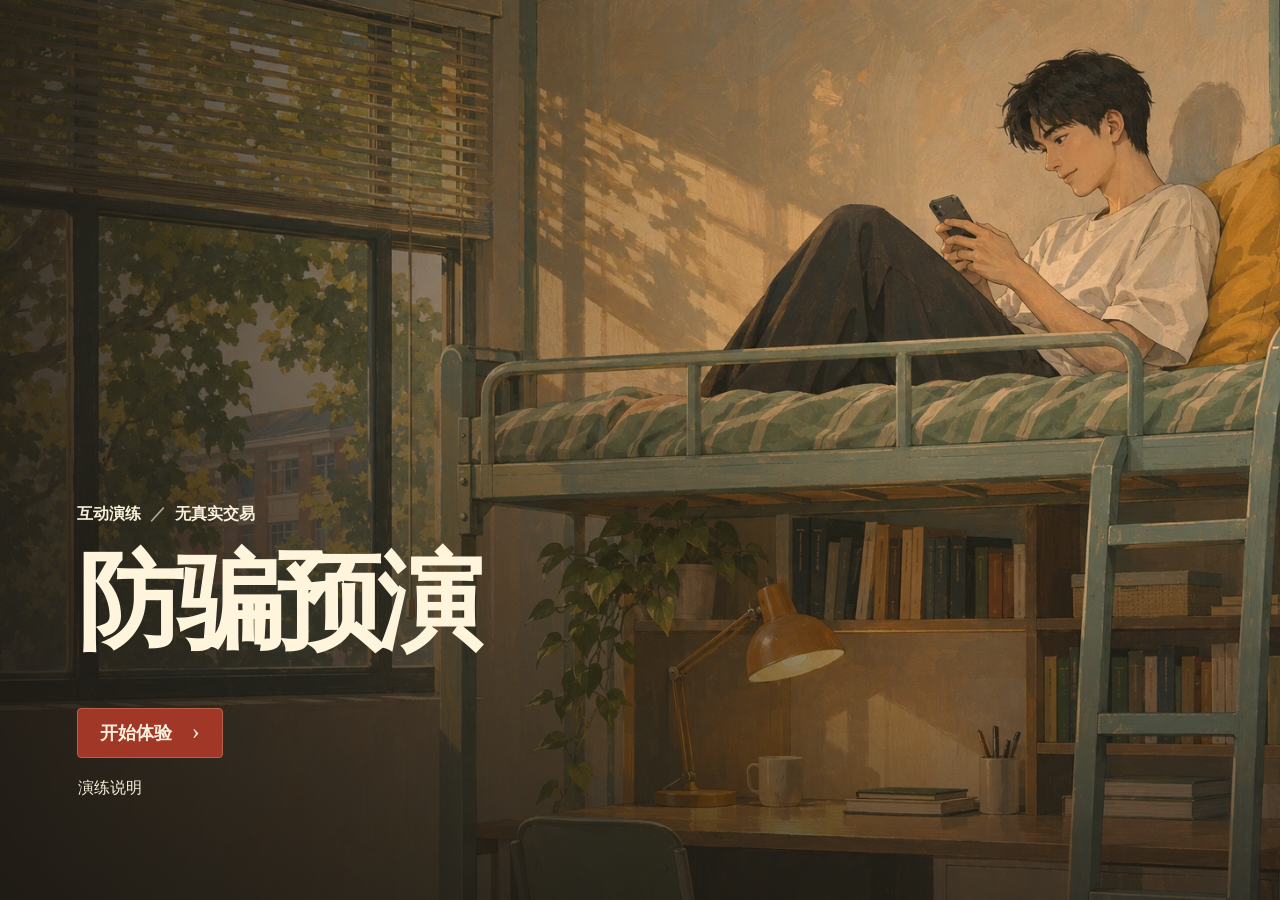
<file: index.html>
<!doctype html>
<html lang="zh-CN">
<head>
  <meta charset="utf-8"><meta name="viewport" content="width=device-width, initial-scale=1">
  <meta name="theme-color" content="#2a251c"><title>防骗预演｜进入故事</title>
  <link rel="icon" href="data:,"><link rel="stylesheet" href="assets/css/entrance.css">
  <script src="assets/js/programme.js" defer></script>
</head>
<body>
  <main class="cover">
    <img class="cover-art" src="assets/art/ch1.webp" alt="午后阳光照进大学宿舍，白衣学生靠在床上看手机。">
    <div class="opening">
      <p class="notice">互动演练 <span aria-hidden="true">／</span> 无真实交易</p>
      <h1>防骗预演</h1>
      <button id="start" class="start" type="button" aria-haspopup="dialog">开始体验 <span aria-hidden="true">›</span></button>
      <button id="guide" class="subtle" type="button" aria-haspopup="dialog">演练说明</button>
    </div>
  </main>
  <dialog id="roles" aria-labelledby="roles-title">
    <div class="menu-head"><h2 id="roles-title">选择身份</h2><form method="dialog"><button type="submit" class="close">返回</button></form></div>
    <p class="menu-note">选好后播放剧情动画，可随时暂停。</p><nav class="casting" aria-label="以这个身份进入故事">
      <a data-role="1" href="demo-chapter-1.html?play=1"><span class="portrait young"></span><span class="role-text"><b>青年人</b><small>一份周末兼职</small></span><i aria-hidden="true">›</i></a>
      <a data-role="2" href="chapter.html?c=2&amp;play=1"><span class="portrait adult"></span><span class="role-text"><b>中年人</b><small>一通晚间来电</small></span><i aria-hidden="true">›</i></a>
      <a data-role="3" href="chapter.html?c=3&amp;play=1"><span class="portrait elder"></span><span class="role-text"><b>老年人</b><small>群里的一场讲座</small></span><i aria-hidden="true">›</i></a>
    </nav>
  </dialog>
  <dialog id="help" aria-labelledby="help-title"><h2 id="help-title">演练说明</h2><p>选一个身份进入故事。左侧看人物的动作，右侧点手机上的消息和回复。你可以随时停下、找人商量，或者离开。</p><p>这里不会真的拨号、转账或购买。结局只记录这一次的选择。</p><form method="dialog"><button class="start">知道了</button></form></dialog>
  <noscript><p>请启用 JavaScript 后进行体验。</p></noscript>
</body></html>
</file>
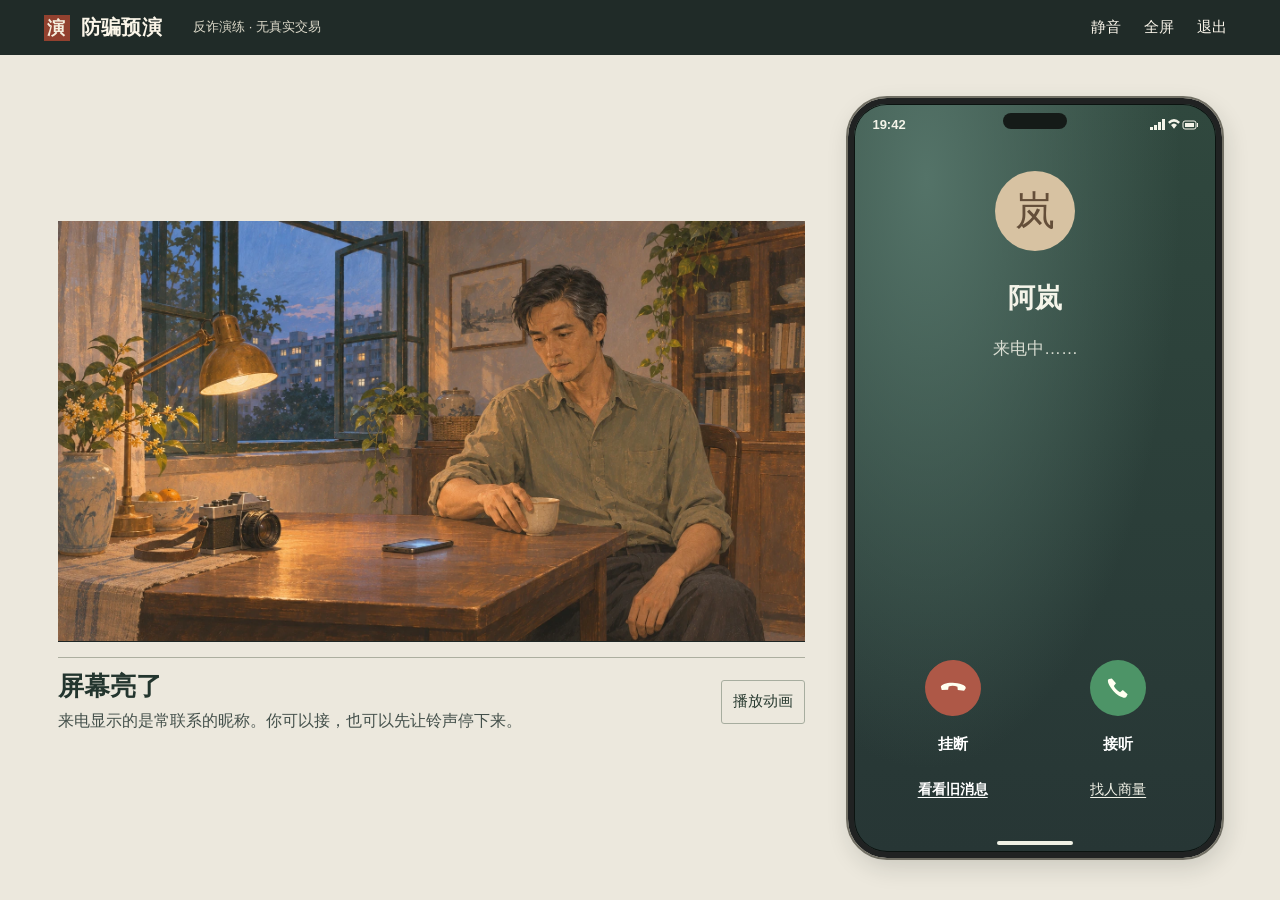
<file: chapter.html>
<!doctype html>
<html lang="zh-CN">
<head>
  <meta charset="UTF-8">
  <meta name="viewport" content="width=device-width,initial-scale=1">
  <title>防骗预演 · 章节体验</title>
  <link rel="stylesheet" href="assets/css/chapter.css">
  <script defer src="assets/js/theatre.js"></script>
<script defer src="assets/js/ending.js"></script>
  <script defer src="assets/js/chapter.js"></script>
<link rel="stylesheet" href="assets/css/theatre.css">
<link rel="stylesheet" href="assets/css/ending.css">
</head>
<body>
  <header class="mast"><a class="brand" href="index.html"><span class="seal" aria-hidden="true">演</span>防骗预演</a><span class="mode">反诈演练 · 无真实交易</span><div class="tools"><button id="mute" aria-pressed="false">静音</button><button id="full" title="切换全屏">全屏</button><button id="exit">退出</button></div></header>
  <main id="app" tabindex="-1"></main>
  <dialog id="exitbox"><h2>离开这次演练？</h2><p>会回到选章页，本局不会产生结算。</p><form method="dialog"><button value="stay" autofocus>接着体验</button><button value="leave">退出本章</button></form></dialog>
</body></html>
</file>
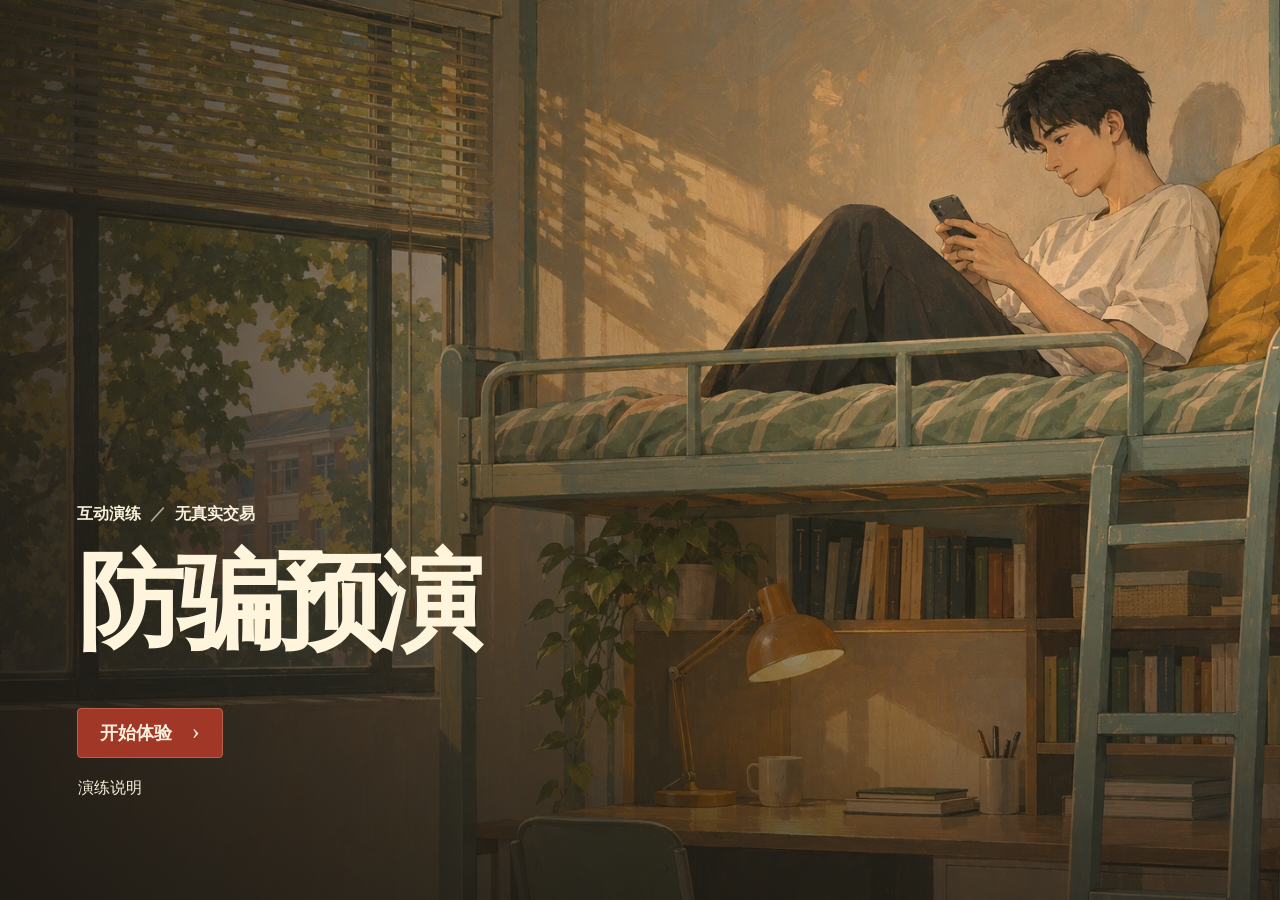
<file: demo-chapter-1.html>
<!doctype html>
<html lang="zh-CN" class="mode-comfort">
<head>
<meta charset="utf-8">
<meta name="viewport" content="width=device-width, initial-scale=1, viewport-fit=cover">
<meta name="theme-color" content="#efe6d5">
<meta name="description" content="防骗预演 第一章《一份周末兼职》可试玩样片。反诈演练，无真实交易，本地资源离线可用。">
<title>防骗预演 · 第一章《一份周末兼职》</title>
<link rel="icon" href="data:,">
<link rel="stylesheet" href="assets/css/chapter-1.css">
<link rel="stylesheet" href="assets/css/theatre.css">
<link rel="stylesheet" href="assets/css/ending.css">
</head>
<body>
<a class="skip-link" href="#view">跳到当前演练</a>

<header class="bar">
  <span class="brand"><i class="seal" aria-hidden="true">演</i><b>防骗预演</b><span class="drill">反诈演练 · 无真实交易</span></span>
  <span class="tools">
    <button type="button" class="tool" id="btn-sound" data-on="true">声音：开</button>
    <button type="button" class="tool" id="btn-pause" hidden>暂停</button>
    <button type="button" class="tool" id="btn-exit">退出</button>
    <button type="button" class="tool" data-act="fullscreen">全屏</button><button type="button" class="tool" id="btn-info">真实求助</button>
  </span>
</header>

<main>
  <div id="view"></div>
</main>

<footer class="foot" id="statusline" role="status" aria-live="polite"></footer>

<div class="overlay" id="overlay" hidden>
  <div class="modal" id="modal" role="dialog" aria-modal="true" aria-labelledby="modal-title"></div>
</div>

<noscript><p style="padding:1rem">请启用 JavaScript 以进行本演练。此页不收集个人信息，不联网。</p></noscript>

<script defer src="assets/js/theatre.js"></script>
<script defer src="assets/js/ending.js"></script>
<script src="assets/js/chapter-1.js" defer></script>
</body>
</html>
</file>
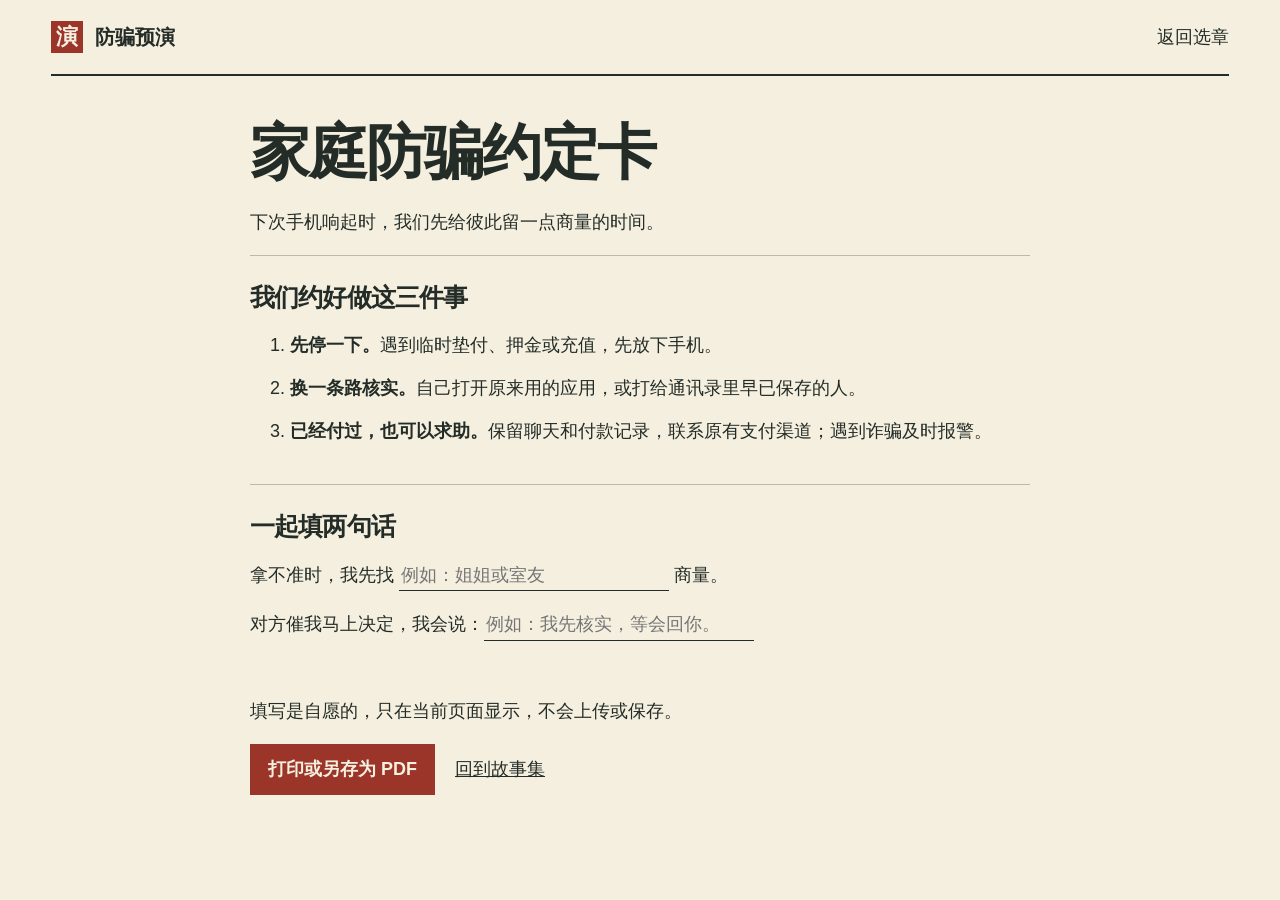
<file: pact.html>
<!doctype html>
<html lang="zh-CN"><head><meta charset="utf-8"><meta name="viewport" content="width=device-width,initial-scale=1"><title>家庭防骗约定卡｜防骗预演</title><link rel="icon" href="data:,"><link rel="stylesheet" href="assets/css/programme.css"><script defer src="assets/js/pact.js"></script></head>
<body><div class="sheet"><header class="mast"><a href="index.html" class="wordmark"><i aria-hidden="true">演</i>防骗预演</a><a href="index.html">返回选章</a></header>
<main class="pact"><h1>家庭防骗约定卡</h1><p>下次手机响起时，我们先给彼此留一点商量的时间。</p>
<section><h2>我们约好做这三件事</h2><ol><li><strong>先停一下。</strong>遇到临时垫付、押金或充值，先放下手机。</li><li><strong>换一条路核实。</strong>自己打开原来用的应用，或打给通讯录里早已保存的人。</li><li><strong>已经付过，也可以求助。</strong>保留聊天和付款记录，联系原有支付渠道；遇到诈骗及时报警。</li></ol></section>
<section><h2>一起填两句话</h2><p><label>拿不准时，我先找 <input maxlength="30" aria-label="拿不准时先找谁" placeholder="例如：姐姐或室友"></label> 商量。</p><p><label>对方催我马上决定，我会说：<input maxlength="40" aria-label="我的暂停用语" placeholder="例如：我先核实，等会回你。"></label></p></section>
<p class="no-print">填写是自愿的，只在当前页面显示，不会上传或保存。</p>
<div class="actions"><button class="primary" id="print">打印或另存为 PDF</button><a href="index.html">回到故事集</a></div></main></div></body></html>
</file>
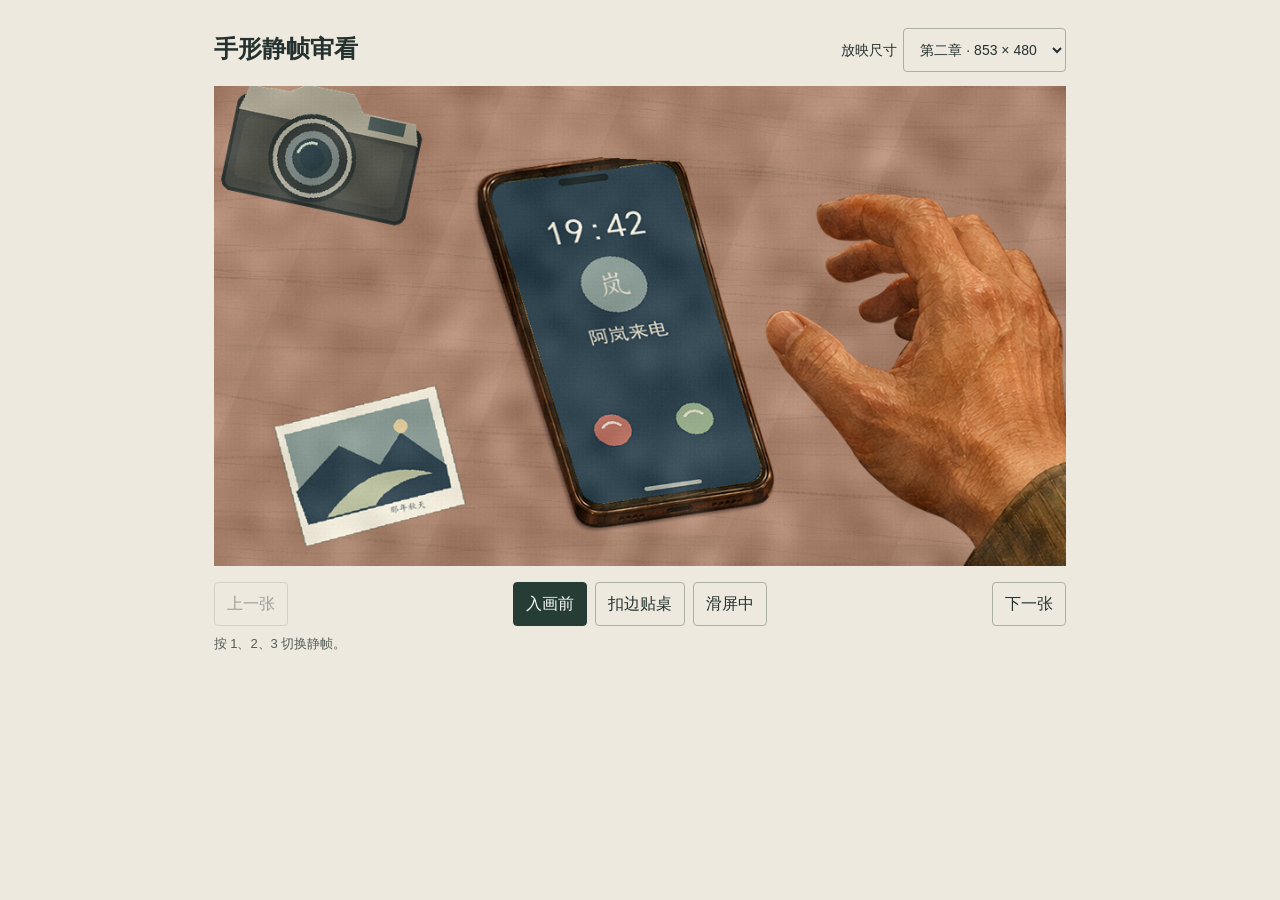
<file: qa/手形审看/看手形.html>
<!doctype html>
<html lang="zh-CN">
<head>
  <meta charset="utf-8">
  <meta name="viewport" content="width=device-width,initial-scale=1">
  <title>第二章 · 手形静帧审看</title>
  <style>
    * { box-sizing: border-box; }
    body {
      margin: 0; background: #ede9df; color: #25312e;
      font: 16px/1.5 "Microsoft YaHei", "PingFang SC", sans-serif;
    }
    main { width: min(852.890625px, calc(100% - 32px)); margin: 28px auto; }
    header, nav, .poses { display: flex; align-items: center; gap: 8px; flex-wrap: wrap; }
    header { justify-content: space-between; margin-bottom: 14px; }
    h1 { margin: 0; font: 600 24px/1.4 "Songti SC", SimSun, serif; }
    label { display: flex; align-items: center; gap: 6px; font-size: 14px; }
    button, select {
      min-height: 44px; border: 1px solid #acae9f; border-radius: 4px;
      background: transparent; color: inherit; padding: 6px 12px; font: inherit;
    }
    button { cursor: pointer; }
    button[aria-current="step"] { background: #253d35; color: #fff; border-color: #253d35; }
    button:disabled { opacity: .4; cursor: default; }
    :focus-visible { outline: 3px solid #96613b; outline-offset: 2px; }
    figure { margin: 0 auto; width: min(100%, var(--film-width, 852.890625px)); }
    figure img { display: block; max-width: 100%; width: 100%; aspect-ratio: 16/9; object-fit: contain; background: #262b28; }
    nav { justify-content: space-between; margin-top: 16px; }
    .key-hint { color: #555d57; font-size: 13px; margin-top: 8px; }
    @media (max-width: 550px) { .poses { order: -1; width: 100%; } }
  </style>
</head>
<body>
  <main>
    <header>
      <h1>手形静帧审看</h1>
      <label>放映尺寸
        <select id="width">
          <option value="852.890625">第二章 · 853 × 480</option>
          <option value="837.890625">第一章 · 838 × 471</option>
        </select>
      </label>
    </header>
    <figure>
      <img id="frame" src="01-入画.png" alt="入画前">
    </figure>
    <nav aria-label="选择静帧">
      <button type="button" id="prev" disabled>上一张</button>
      <div class="poses">
        <button type="button" data-file="01-入画.png" aria-current="step">入画前</button>
        <button type="button" data-file="02-扣边.png">扣边贴桌</button>
        <button type="button" data-file="03-滑屏.png">滑屏中</button>
      </div>
      <button type="button" id="next">下一张</button>
    </nav>
    <p class="key-hint">按 1、2、3 切换静帧。</p>
  </main>
  <script>
    const frame = document.querySelector('#frame');
    const poses = [...document.querySelectorAll('[data-file]')];
    const prev = document.querySelector('#prev');
    const next = document.querySelector('#next');
    let current = 0;

    function show(index) {
      current = index;
      frame.src = poses[index].dataset.file;
      frame.alt = poses[index].textContent;
      poses.forEach((button, i) => {
        if (i === index) button.setAttribute('aria-current', 'step');
        else button.removeAttribute('aria-current');
      });
      prev.disabled = index === 0;
      next.disabled = index === poses.length - 1;
    }

    poses.forEach((button, i) => button.addEventListener('click', () => show(i)));
    prev.addEventListener('click', () => show(current - 1));
    next.addEventListener('click', () => show(current + 1));
    document.querySelector('#width').addEventListener('change', event => {
      document.querySelector('figure').style.setProperty('--film-width', event.target.value + 'px');
    });
    document.addEventListener('keydown', event => {
      if (event.ctrlKey || event.metaKey || event.altKey || event.target.tagName === 'SELECT') return;
      if (/^[123]$/.test(event.key)) {
        event.preventDefault();
        show(Number(event.key) - 1);
      }
    });
  </script>
</body>
</html>
</file>
<file: assets/css/entrance.css>
:root{color-scheme:dark;--paper:#f9f0db;--ink:#252b26;--rust:#a13727;--serif:"STSong","Songti SC","SimSun",serif;--ui:"Microsoft YaHei","PingFang SC",sans-serif}
*{box-sizing:border-box}body{margin:0;font:18px/1.65 var(--ui);background:#29291e;color:var(--paper)}
.cover{position:relative;isolation:isolate;min-height:100svh;display:flex;align-items:flex-end}
.cover-art,.cover:after{position:absolute;inset:0;width:100%;height:100%;z-index:-1}
.cover-art{object-fit:cover;object-position:73% 22%}.cover:after{content:"";background:linear-gradient(90deg,rgba(26,23,18,.86),rgba(30,27,19,.46) 38%,transparent 73%),linear-gradient(0deg,rgba(22,20,16,.7),transparent 60%)}
.opening{padding:clamp(42px,10vh,136px) clamp(28px,6vw,112px);max-width:750px}
.notice{font:600 clamp(16px,1.1vw,21px)/1.6 var(--ui);margin:0}.notice span{padding:0 .28em;opacity:.65}
h1{font:900 clamp(70px,8.3vw,154px)/1.14 var(--serif);letter-spacing:-.055em;margin:.15em 0 .42em;color:#fff5dc}
button,a{font:inherit;color:inherit}button{cursor:pointer}.start{min-height:50px;padding:8px 22px;border:1px solid #ba604a;border-radius:4px;background:var(--rust);color:var(--paper);font-weight:700}.start span{padding-left:15px;font:24px Georgia,serif}.start:hover{background:#873021}
.subtle{display:block;padding:6px 1px;min-height:44px;margin-top:8px;background:none;border:0;color:var(--paper);font-size:16px}.subtle:hover,.close:hover{text-decoration:underline}
:focus-visible{outline:3px solid #e49c43;outline-offset:4px}
dialog{color:var(--ink);background:#f4efdf;border:none;border-top:4px solid var(--rust);width:min(660px,calc(100% - 40px));max-height:90svh;overflow:auto;padding:clamp(23px,3vw,44px)}
dialog::backdrop{background:rgba(19,24,21,.75)}
dialog h2{font:700 clamp(30px,3vw,42px)/1.2 var(--serif);margin:0}
.menu-head{display:flex;align-items:center;justify-content:space-between;gap:12px;margin-bottom:22px}.close{border:0;padding:0 6px;min-height:44px;background:none;font-size:16px}
.casting{display:grid}.casting a{display:flex;gap:22px;align-items:center;padding:12px 4px;border-top:1px solid #b3afa0;text-decoration:none}.casting a:last-child{border-bottom:1px solid #b3afa0}.casting a:hover,.casting a:focus-visible{background:#e6e0cc}.portrait{width:90px;height:63px;flex:none;background-repeat:no-repeat}.young{background-image:url(../art/ch1.webp);background-size:250%;background-position:92% 8%}.adult,.elder{background-size:245%;background-position:62% 27%}.adult{background-image:url(../art/ch2.webp);background-position:81% 13%}.elder{background-image:url(../art/ch3.webp);background-position:69% 13%}.role-text{flex:1}.role-text b{display:block;font:700 26px/1.15 var(--serif)}.role-text small{font-size:16px;color:#52594d}.casting i{font:32px Georgia,serif;padding-right:.4em;color:var(--rust)}
.menu-note{margin:-8px 0 15px;color:#535748;font-size:16px}
</file>
<file: assets/css/chapter.css>
:root{--paper:#f5f1e8;--sheet:#fffdf7;--ink:#272e2d;--muted:#575e5a;--line:#ccc7b9;--red:#963f2c;--serif:"Songti SC","Noto Serif CJK SC","SimSun",serif;--sans:"Microsoft YaHei","PingFang SC",sans-serif;--read:1rem;color-scheme:light}
*{box-sizing:border-box}body{margin:0;background:var(--paper);color:var(--ink);font:1rem/1.6 var(--sans)}body[data-size="1"]{--read:1.23rem}body[data-size="2"]{--read:1.52rem}
button,a{font:inherit}button{border:0;background:transparent;color:inherit;cursor:pointer}button:focus-visible,a:focus-visible,summary:focus-visible{outline:3px solid #2173a3;outline-offset:3px}button{min-height:44px}a{color:inherit}.mast{display:flex;align-items:center;min-height:64px;gap:1rem;padding:0 clamp(12px,3vw,54px);border-bottom:1px solid var(--line);background:var(--paper)}.brand{display:inline-flex;align-items:center;gap:10px;text-decoration:none;font:bold 20px var(--serif)}.seal{display:grid;place-items:center;background:var(--red);color:var(--paper);width:27px;height:29px;font:bold 18px var(--serif)}.mode{border-left:1px solid var(--line);padding-left:15px;font-size:13px;color:var(--muted)}.tools{display:flex;gap:5px;margin-left:auto}.tools button{font-size:14px;padding:3px 10px}.tools button:hover{color:var(--red);text-decoration:underline}
.cinema{height:calc(100svh - 65px);min-height:360px;position:relative;isolation:isolate;overflow:hidden;background:#333a37;color:var(--sheet)}
.film-art{position:absolute;inset:0;width:100%;height:100%;object-fit:cover;object-position:55% 50%;transform-origin:var(--anchor,65% 58%);animation:travel 10s cubic-bezier(.34,0,.3,1) both}.cinema.paused *{animation-play-state:paused!important}
@keyframes travel{0%{transform:scale(1)}32%{transform:scale(1.035)}60%{transform:scale(1.14)}100%{transform:scale(1.31)}}
.cinema:after{content:"";position:absolute;inset:45% 0 0;background:linear-gradient(transparent,rgba(14,24,24,.85));pointer-events:none;z-index:0}
.film-caption{position:absolute;left:clamp(20px,6vw,120px);bottom:clamp(65px,11vh,110px);max-width:min(720px,88%);z-index:2;text-shadow:0 1px 3px #172421}.film-caption p{margin:.35rem 0}.film-no,.plate-no{font:600 12px/1.5 var(--sans);letter-spacing:.12em}.film-caption h1{font:600 clamp(31px,5vw,80px)/1.18 var(--serif);margin:.3em 0;letter-spacing:-.03em}.film-line{font-size:calc(var(--read) * 1.1)}.film-controls{position:absolute;z-index:2;bottom:14px;right:clamp(12px,4vw,80px);display:flex;gap:8px}.film-controls button{padding:6px 16px;color:var(--sheet);background:#202b29;border:1px solid #9faaa0}.film-controls button:hover{background:#4b5551}.film-meter{position:absolute;bottom:0;left:0;right:0;height:3px;z-index:3;background:#424742}.film-meter i{display:block;height:100%;transform-origin:left center;background:#f4d5a4}
.spread{display:grid;grid-template-columns:minmax(0,1.17fr) minmax(360px,.83fr);min-height:calc(100svh - 65px)}.plate{position:relative;isolation:isolate;display:flex;flex-direction:column;justify-content:flex-end;overflow:hidden;color:#fffaf0;background:#2a3836;min-height:470px}.plate img{position:absolute;inset:0;width:100%;height:100%;object-fit:cover;object-position:var(--anchor,55% 50%);z-index:-2}.plate:before{content:"";position:absolute;z-index:-1;inset:32% 0 0;background:linear-gradient(transparent,rgba(18,29,28,.94))}.plate-text{padding:clamp(24px,4vw,76px)}.plate-no{display:inline-block;border-bottom:1px solid #e4dec8;padding-bottom:7px}.plate h1{font:600 clamp(28px,4vw,64px)/1.2 var(--serif);letter-spacing:-.03em;margin:.45em 0 .35em}.plate p{margin:0;font-size:var(--read);max-width:27em;line-height:1.75}.desk{padding:clamp(22px,3.5vw,64px) clamp(18px,4vw,74px);display:grid;align-content:center;gap:17px;min-width:0}.phone{position:relative;border:3px solid #343c39;border-radius:23px;background:var(--sheet);color:var(--ink);width:100%;max-width:472px;margin:auto;overflow:hidden}.phone:before{content:"";display:block;height:6px;width:52px;border-radius:6px;background:#343c39;position:absolute;top:6px;left:calc(50% - 26px)}
.phone-head{display:flex;justify-content:space-between;padding:16px 17px 7px;color:var(--muted);font:600 12px var(--sans);border-bottom:1px solid var(--line)}
.screen{padding:18px clamp(14px,2vw,28px) 23px;font-size:var(--read);line-height:1.65;overflow-wrap:anywhere}.screen h2{margin:.05em 0 .55em;font:600 1.42em/1.35 var(--serif)}.screen p{margin:.6em 0}.screen .badge,.label{font:600 max(13px,.78em)/1.5 var(--sans);color:var(--red)}.bubble{background:#eceadf;border-left:3px solid #b5b7a5;padding:.65em .85em;margin:.6em 0}.caller{width:63px;height:63px;border-radius:50%;display:grid;place-items:center;font:32px var(--serif);color:#f5f1e8;background:#4c6763;margin:.2em 0 .3em;animation:signal 2s ease-in-out infinite}@keyframes signal{50%{box-shadow:0 0 0 7px #4c676314}}
.sms{border-top:1px solid var(--line);padding:.4em 0}.sms small{display:block;color:var(--muted)}.receipt{display:grid;grid-template-columns:auto minmax(0,1fr);gap:8px 15px;margin:.8em 0}.receipt dt{color:var(--muted)}.receipt dd{margin:0;font-weight:bold}.decide{width:100%;max-width:472px;margin:0 auto;font-size:var(--read)}.choice{width:100%;display:flex;text-align:left;gap:12px;align-items:baseline;padding:10px 8px;border-bottom:1px solid var(--line);line-height:1.5}.choice:hover{background:#ebe6d9}.choice b{font:500 .78em var(--serif);color:var(--muted);flex:none}.choice.primary{background:var(--ink);color:var(--sheet);border-color:var(--ink)}.choice.primary b{color:#e1dacf}.choice.primary:hover{background:#454c46}.backhelp{display:flex;gap:12px;flex-wrap:wrap;font-size:.86em;color:var(--muted);margin-top:6px}.backhelp button{padding:4px 6px;text-decoration:underline;text-underline-offset:4px}.result{max-width:850px;margin:auto;padding:clamp(24px,4.8vw,78px) 22px;font-size:var(--read)}.result h1{margin:.3em 0;font:600 clamp(35px,5vw,70px)/1.18 var(--serif)}.result .lead{font:1.25em/1.65 var(--serif);max-width:28em}.result details{border-block:1px solid var(--line);padding:10px 0;margin:16px 0}.result summary{cursor:pointer;padding:8px}.result nav{display:flex;gap:14px;align-items:center;flex-wrap:wrap}.result a,.result button,.exitbtn{display:inline-flex;align-items:center;min-height:44px;padding:8px 16px;background:var(--ink);color:var(--sheet);text-decoration:none}.result ol{padding-left:1.8em}dialog{border:1px solid var(--line);background:var(--sheet);color:var(--ink);max-width:min(430px,94vw);padding:24px}dialog h2{font-family:var(--serif)}dialog form{display:flex;gap:10px}dialog button{padding:8px 14px;border:1px solid var(--line)}dialog::backdrop{background:#172120a8}
.still{margin:.25em 0 .65em;background:#e9e5d9;border-radius:2px;overflow:hidden}.still svg{display:block;width:100%;height:clamp(80px,12vh,120px)}.still .pulse{transform-origin:center;animation:breath 4s ease-in-out infinite}@keyframes breath{50%{transform:translate(0,-2px)}}
@media(max-width:850px){.spread{grid-template-columns:minmax(0,.85fr) minmax(335px,1fr)}.desk{padding:23px 18px}.plate-text{padding:24px}}
@media(max-width:650px){.mast{min-height:54px;gap:6px;padding:0 8px}.brand{font-size:16px;gap:5px}.mode{font-size:11px;padding-left:6px}.tools{gap:0}.tools button{padding:3px 4px;font-size:12px;min-width:44px}.seal{width:21px;height:24px;font-size:15px}.cinema{min-height:0;height:calc(100svh - 55px)}.film-art{object-position:var(--anchor,59% 50%)}.spread{display:block}.plate{min-height:168px;height:24svh}.plate img{object-position:center 48%}.plate-text{padding:12px 18px}.plate-text h1{font-size:24px;margin:.28em 0}.plate-text p{font-size:.92rem;line-height:1.4}.plate:before{inset:0}.plate-no{font-size:11px;padding-bottom:2px}.desk{padding:16px 14px 24px;gap:13px}.screen{padding:13px 15px}.choice{padding:10px 8px}.film-caption{bottom:82px}.result{padding-top:28px}}
body[data-size="1"]{--read:1.5rem}body[data-size="2"]{--read:1.875rem}
@media(max-width:650px){body:not([data-size="0"])[data-size] .plate{height:auto;min-height:116px}body:not([data-size="0"])[data-size] .plate-text p{font-size:var(--read);line-height:1.42}.desk{align-content:start}.phone{scroll-margin-top:8px}}
@media(max-width:360px){.mode{display:none}}
@media(prefers-reduced-motion:reduce){*,*:before,*:after{animation:none!important;scroll-behavior:auto!important}}
.cutaway{position:absolute;z-index:1;right:clamp(18px,8vw,160px);top:16%;width:clamp(184px,22vw,340px);aspect-ratio:1/1.26;max-height:55%;padding:clamp(12px,2vw,32px);display:flex;align-items:center;justify-content:center;flex-direction:column;background:#253a3a;color:#f9f2dc;border:3px solid #738177;border-radius:27px;box-shadow:0 6px 18px #13212020;opacity:0;transform:translate(16%,12%) rotate(4deg) scale(.88);pointer-events:none}
.cinema[data-beat="2"] .cutaway{animation:insert .9s cubic-bezier(.21,.75,.22,1) both}
@keyframes insert{from{opacity:0;transform:translate(16%,12%) rotate(4deg) scale(.88)}to{opacity:1;transform:translate(0) rotate(0) scale(1)}}
.cutaway strong{font:600 clamp(20px,2.4vw,36px)/1.5 var(--serif)}.cutaway span{font:500 clamp(12px,1.1vw,16px)/1.5 var(--sans);letter-spacing:.06em}.cut-time{align-self:stretch;font:500 12px var(--sans);border-bottom:1px solid #72847c;padding-bottom:8px;margin-bottom:auto}.cut-avatar{display:grid;place-items:center;width:clamp(35px,5.5vw,78px);aspect-ratio:1;border-radius:50%;background:#6e8271;color:#f9f2dc;font:clamp(20px,3vw,48px) var(--serif)}.wave{height:26px;display:flex;align-items:center;gap:4px;margin-top:auto}.wave i{display:block;width:2px;height:14px;background:#d0dcbe;animation:waver 1s ease-in-out infinite alternate}.wave i:nth-child(2n){animation-delay:-.4s}.wave i:nth-child(3n){animation-delay:-.7s}@keyframes waver{from{transform:scaleY(.35)}to{transform:scaleY(1.5)}}.cut-note{border-left:3px solid #a4b9a0;padding-left:12px;margin:12px 0}.cut-note>*{display:block}.cut-note p{margin:2px 0;font-size:clamp(14px,1.4vw,20px)}.cut-tick{font-size:12px;align-self:flex-end;margin-top:auto}
#step:focus,#film-title:focus,#result-title:focus{outline:none}
@media(max-width:650px){.cutaway{right:16px;top:11%;width:clamp(150px,45vw,240px);max-height:40%}}
@media(prefers-reduced-motion:reduce){.cinema[data-beat="2"] .cutaway{animation:none;opacity:1;transform:none}}
</file>
<file: assets/css/theatre.css>
/* The desktop projection is a quiet screening room with a physical handset.
   One scroll surface inside the device contains the app and its replies. */
:root{--stage-ink:#192423;--stage-paper:#ece8dd;--theatre-type:"Microsoft YaHei","PingFang SC",sans-serif}
body{background:var(--stage-paper);color:var(--stage-ink);font-family:var(--theatre-type)}
body .bar,body .mast{min-height:55px;padding:4px clamp(20px,3.4vw,64px);background:#202b28;border:0;color:#fbf6e9;font:16px/1.4 var(--theatre-type);position:relative}
.mast .mode,.bar .drill{color:#dddaca;border:0;font-size:13px}
.mast .brand,.bar .brand{color:#fbf6e9;text-decoration:none;display:flex;align-items:center;gap:11px;letter-spacing:.02em}
.mast .seal,.bar .seal{display:inline-grid;place-items:center;background:#92412f;color:#f5efde;width:26px;height:26px;font:600 18px/1 serif}
.mast .tools button,.bar .tool{color:#faf5ea;background:transparent;border:0;border-radius:3px;font:15px/1.35 var(--theatre-type);padding:4px 9px;min-width:44px;min-height:44px}
.mast .tools button:hover,.bar .tool:hover{background:#35453e;color:#fff}
body main:has(.pc-set){max-width:none;margin:0;padding:0}
body .pc-set{--device-h:clamp(555px,calc(100svh - 94px),760px);--device-w:clamp(298px,calc(var(--device-h) * .51),374px);display:grid;grid-template-columns:minmax(0,1fr) var(--device-w);align-items:center;gap:clamp(22px,3.4vw,70px);padding:16px clamp(26px,4.5vw,88px);width:100%;max-width:1900px;min-height:calc(100svh - 55px);margin:auto}
.story-panel{min-width:0;align-self:center}
.cinema-frame{position:relative;aspect-ratio:16/9;width:100%;background:#1e2624;overflow:hidden}
.picture-slot,.picture-slot video{display:block;width:100%;height:100%}.picture-slot video{object-fit:contain}
.picture-caption{display:flex;align-items:center;justify-content:space-between;gap:1.25rem;margin-top:15px;border-top:1px solid #acae9f;padding-top:12px}
.picture-caption h1{font:700 clamp(24px,2vw,34px)/1.3 "STSong","SimSun",serif;color:#23352e;margin:0 0 5px}
.picture-caption p{font:normal clamp(16px,1.23vw,21px)/1.6 var(--theatre-type);margin:0;color:#44504b;max-width:43em}
button[data-film-pause]{font:15px/1.25 var(--theatre-type);flex:none;min-height:44px;border:1px solid #a7ad9f;border-radius:3px;color:#283a30;background:transparent;padding:5px 11px;cursor:pointer}
.pc-set .phone{--handset:#f5f4ed;position:relative;align-self:center;display:flex;flex-direction:column;box-sizing:border-box;width:var(--device-w);height:var(--device-h);max-width:none;min-width:0;margin:0;padding:0;border:6px solid #202222;outline:2px solid #716f64;outline-offset:0;border-radius:39px;box-shadow:inset 0 0 0 1px #0b1310,3px 9px 25px #18221c28;background:var(--handset);color:#1e3028;overflow:hidden}
.pc-set .phone:before,.pc-set .phone.scrollable:after{display:none}
.pc-set .notch{position:absolute;z-index:2;top:9px;left:50%;transform:translateX(-50%);width:64px;height:16px;border-radius:18px;margin:0;background:#151b18}
.pc-set .statusbar{height:37px;flex:none;display:flex;align-items:center;justify-content:space-between;font:700 13px/1 var(--theatre-type);color:#26332e;background:var(--handset);padding:9px 18px 4px;margin:0;border:0}
.pc-set .phone-flow{min-height:0;flex:1;overflow-y:auto;overflow-x:hidden;overscroll-behavior:contain;scrollbar-width:thin;scrollbar-color:#b8bcb1 transparent;display:block;background:var(--handset)}
.pc-set .home-indicator{flex:none;height:17px;background:var(--handset);display:grid;place-items:center}.home-indicator:after{content:"";display:block;background:#334139;width:76px;height:4px;border-radius:4px}
.pc-set .phone .screen{display:block;box-sizing:border-box;min-height:0;max-height:none;height:auto;padding:0 13px 7px;overflow:visible;border:0;border-radius:0;box-shadow:none;background:transparent;color:#25342e;font:17px/1.55 var(--theatre-type)}
.pc-set .appbar,.pc-set #step{display:flex;align-items:center;justify-content:center;min-height:46px;margin:0 -13px 13px;padding:7px 13px;text-align:center;border-bottom:1px solid #d5dace;background:#f2f3eb;color:#29382e;font:700 18px/1.4 var(--theatre-type)}
.pc-set .appbar .tag{display:none}
.pc-set .screen .note,.pc-set .screen .bubble{background:#fffef9;border:1px solid #dae0d7;border-radius:12px;padding:10px 12px;box-shadow:none}
.pc-set .screen .in,.pc-set .screen .out{max-width:94%}
.pc-set .reply-tray,.pc-set .decide{padding:7px 12px 8px;margin:0;display:grid;gap:6px}
.pc-set .actions,.pc-set .aside,.pc-set .backhelp{display:grid;grid-template-columns:1fr;gap:6px;margin:0;width:100%}
.pc-set .reply-tray button,.pc-set .decide button{box-sizing:border-box;width:100%;text-align:left;padding:9px 12px;margin:0;min-height:44px;border:1px solid #cad3ca;border-radius:12px;box-shadow:none;background:#fcfcf6;color:#244135;font:600 16px/1.38 var(--theatre-type);cursor:pointer;display:block}
.pc-set .actions .act .sub{display:none}.pc-set .choice b{display:none}
.pc-set .reply-tray button:hover,.pc-set .decide button:hover{background:#e0e9df;border-color:#577464}
.pc-set .reply-tray :is(.aside,.backhelp) button,.pc-set .backhelp button{border:0;color:#496558;background:transparent;text-align:center;font-weight:400}
.pc-set .reply-tray button[data-act="confirmPay"],.pc-set .decide button[data-do="pay"]{background:#345a49;color:#fff}
.pc-set .phone[data-page="lock"]{--handset:#e7e9db}
.pc-set .lock-hour{text-align:center;font:500 58px/1.2 Georgia,serif;letter-spacing:-.045em;margin:.06em 0 .28em}.pc-set .lock-day{font:500 14px/1.3 var(--theatre-type);text-align:center;margin-top:6px}.pc-set .lockface{padding:0 0 5px}
.pc-set .phone[data-page="call"]{--handset:#344a42;color:#fff}.pc-set .phone[data-page="call"] :is(.screen,.statusbar,#step){color:#f4f4e9;background:transparent;border:0}.pc-set .phone[data-page="call"] #step{font:600 27px/1.25 var(--theatre-type);margin-top:12px;margin-bottom:4px}
.pc-set .phone[data-page="call"] .screen{text-align:center}.pc-set .phone[data-page="call"] .caller{margin:18px auto;background:#d7c2a2;color:#644e39;width:80px;height:80px}.pc-set .phone[data-page="call"] button[data-do="hang"]{background:#914939;color:#fff;border:0}.pc-set .phone[data-page="call"] button[data-do="go:05"]{background:#397254;color:#fff;border:0}.pc-set .phone[data-page="call"] .backhelp button{color:#f4f4e9}
.pc-set .phone[data-page="call"] .home-indicator:after{background:#f0f1e5}
.pc-set :focus-visible{outline:3px solid #1675ad;outline-offset:-2px}
.pc-set .msg .who,.pc-set .bubble .label{font-size:13px}
.pc-set .phone .kv{font-size:15px}
.pc-set .phone .still svg{height:75px}
body #statusline{position:absolute;width:1px;height:1px;padding:0;overflow:hidden;clip-path:inset(50%)}
@media(max-width:800px){body .pc-set{padding:16px;gap:14px;grid-template-columns:minmax(0,1fr) minmax(260px,40%)}.pc-set .phone{width:100%}.picture-caption{align-items:start;flex-direction:column}.picture-caption h1{font-size:24px}}
@media(max-width:600px){body .pc-set{grid-template-columns:1fr;justify-items:center}.story-panel{width:100%}.pc-set .phone{width:min(100%,330px)}.picture-caption{flex-direction:row}.picture-caption p{font-size:15px}}
/* The lock face is the action: reading a notification opens the message. */
.pc-set .phone[data-page="lock"]{--handset:#d4d4bd;background:linear-gradient(143deg,#dfe3c9 0 23%,#c6cdb2 23.1% 24%,#b4c2aa 24.2% 41%,#9dae9a 41.2% 42%,#b8bda2 42.2% 64%,#d5c9a6 64.2% 81%,#bca481 81.2%)}
.pc-set .phone[data-page="lock"] :is(.statusbar,.phone-flow,.home-indicator){background:transparent}
.pc-set .phone[data-page="lock"] :is(.appbar,#step){position:absolute;width:1px;height:1px;min-height:0;padding:0;margin:0;overflow:hidden;clip-path:inset(50%)}
.pc-set .phone[data-page="lock"] .phone-flow{display:flex;flex-direction:column}
.pc-set .phone[data-page="lock"] .screen{padding-top:clamp(10px,3.4vh,42px)}
.pc-set .phone[data-page="lock"] .lock-hour{margin:2px 0 clamp(18px,4vh,54px);color:#223a31;font:500 clamp(62px,8.1vh,85px)/1.1 var(--theatre-type);letter-spacing:-.07em;font-variant-numeric:tabular-nums}
.pc-set .phone[data-page="lock"] .notification-tap{display:grid;gap:3px;position:relative;width:100%;border:1px solid #f4f4e9bb;border-radius:16px;background:#f5f5edeb;color:#1e322a;padding:11px 12px;text-align:left;font:16px/1.45 var(--theatre-type);cursor:pointer;transition:background .13s ease-out}
.pc-set .phone[data-page="lock"] .notification-tap:hover{background:#fffef7}
.pc-set .notification-tap small{font-size:12px;color:#546459}.pc-set .notification-tap strong{font-weight:700}
.pc-set .notification-tap .lock-meta{display:flex;align-items:center;justify-content:space-between;margin:0 0 3px;font:500 13px/1.3 var(--theatre-type);color:#536159}
.pc-set .lock-meta span:first-child{display:inline-flex;align-items:center;gap:6px}.pc-set .lock-meta span:first-child:before{content:"";display:inline-block;width:15px;height:15px;background:#43815f;border-radius:4px;clip-path:polygon(0 0,100% 0,100% 81%,40% 81%,18% 100%,18% 81%,0 81%)}
.pc-set .phone[data-page="lock"] :is(.reply-tray,.decide){margin-top:auto;padding:14px}
.pc-set .phone[data-page="lock"] :is(.reply-tray,.decide) button{background:#eef0e4c9;color:#284238;text-align:center;border:1px solid #f5f4e3b0}
.pc-set .phone[data-page="lock"] .lock-day:focus{outline:none}
.pc-set .phone[data-page="call"]{--handset:#283e3b;background:radial-gradient(ellipse at 20% 10%,#547368 0,transparent 62%),linear-gradient(#30483e,#273635)}
.pc-set .phone[data-page="call"] .phone-flow{display:flex;flex-direction:column;background:transparent}
.pc-set .phone[data-page="call"] :is(.statusbar,.home-indicator){background:transparent}
.pc-set .phone[data-page="call"] .screen{display:flex;flex-direction:column;align-items:center}
.pc-set .phone[data-page="call"] #step{margin:16px 0 4px;order:1}
.pc-set .phone[data-page="call"] #step:focus{outline:none}
.pc-set .phone[data-page="call"] .caller{order:0;margin:30px 0 8px;font:40px/1 "SimSun",serif}
.pc-set .phone[data-page="call"] .screen p{order:2;opacity:.85}
.pc-set .phone[data-page="call"] .decide{display:grid;grid-template-columns:1fr 1fr;margin-top:auto;padding:13px 18px 23px;gap:9px 5px}
.pc-set .phone[data-page="call"] .choice{margin:0 auto;text-align:center;font-size:15px;display:flex;flex-direction:column;align-items:center;justify-content:center;padding:4px;color:#fff;background:transparent;border:0}
.pc-set .phone[data-page="call"] .choice[data-do="hang"]{grid-column:1;grid-row:1;background:transparent}
.pc-set .phone[data-page="call"] .choice[data-do="go:05"]{grid-column:2;grid-row:1;background:transparent}
.pc-set .phone[data-page="call"] .choice:is([data-do="hang"],[data-do="go:05"]):before{content:"";display:block;width:56px;height:56px;border-radius:50%;margin-bottom:6px;background:#4d9467 url("data:image/svg+xml,%3Csvg xmlns='http://www.w3.org/2000/svg' viewBox='0 0 32 32'%3E%3Cpath d='M7 2l6 7-3 4c2 4 5 7 9 9l4-3 7 6-2 4c-2 3-11-1-17-7S-2 5 3 3z' fill='ivory'/%3E%3C/svg%3E") center/22px no-repeat}
.pc-set .phone[data-page="call"] .choice[data-do="hang"]:before{transform:rotate(137deg);background-color:#ae5847}
.pc-set .phone[data-page="call"] .choice[data-do="go:06"],.pc-set .phone[data-page="call"] .backhelp button{font-size:14px;min-height:44px;text-decoration:underline;text-underline-offset:3px}
.pc-set .phone[data-page="call"] .choice:focus-visible{outline-offset:0}
.pc-set .phone.is-asleep[data-page]{
  background:linear-gradient(118deg,#131918,#0a0e0e 52%,#090d0c);
}
.pc-set .phone.is-asleep > :not(.notch){display:none!important}
.pc-set .phone.is-asleep .notch{background:#070b0a}
.pc-set .wake-glass{position:absolute;inset:0;z-index:4;pointer-events:none;background:#0a0e0e;border-radius:inherit}
.pc-set .phone:not([data-page="lock"]):not([data-page="call"]) .decide,.pc-set .phone[data-page="app"] .reply-tray{border-top:1px solid #d8ded2;margin-top:5px}
.pc-set .phone .tiles{grid-template-columns:repeat(2,minmax(0,1fr))}
</file>
<file: assets/css/ending.css>
/* Film A / journal B — scoped to the final page to leave the handset intact. */
main:has(.ending-shell){margin:0;max-width:none;padding:0;width:100%}
.ending-shell{--vellum:#f4edde;--ink:#322f25;--rule:#c8bfa9;--mark:#944232;--type:"STSong","Songti SC","SimSun",serif;--sans:"Microsoft YaHei","PingFang SC",sans-serif;background:var(--vellum);color:var(--ink);font:18px/1.65 var(--sans);text-align:left}
.ending-shell [hidden]{display:none!important}
.ending-shell button,.ending-shell a{font:inherit;color:inherit;cursor:pointer;text-decoration:none;min-height:44px}
.end-film{position:relative;isolation:isolate;min-height:clamp(480px,calc(100svh - 135px),890px);display:flex;align-items:flex-end;overflow:hidden;background:#2f3027;color:#fff3df}
.end-picture,.end-shade{position:absolute;inset:0;width:100%;height:100%;z-index:-1}.end-picture{display:block;object-fit:cover;object-position:60% 25%}.end-shade{background:linear-gradient(90deg,rgba(20,28,24,.9),rgba(27,31,22,.57) 50%,transparent 84%),linear-gradient(0deg,rgba(27,23,16,.6),transparent 55%)}
.ending-shell[data-chapter="1"] .end-picture{object-position:75% 20%}
.end-caption{padding:clamp(38px,7.5vh,95px) clamp(30px,6.5vw,120px);max-width:min(795px,68%)}
.end-caption .end-label,.end-caption #result-why{color:inherit}.end-caption .end-label{margin:0 0 13px;font:600 16px/1.65 var(--sans)}.end-caption #result-title{margin:0;border:0;border-radius:0;background:transparent;text-align:left;display:block;padding:0;color:inherit;font:700 clamp(54px,6vw,92px)/1.15 var(--type);letter-spacing:-.045em}
.end-caption #result-why{margin:20px 0 27px;max-width:25em;font:500 clamp(20px,1.65vw,28px)/1.58 var(--sans)}
.end-buttons,.end-nav{display:flex;align-items:center;flex-wrap:wrap;gap:12px 20px}
.ending-shell button.end-primary,.ending-shell button.end-soft{border:1px solid #e0c6af;padding:11px 18px;min-height:50px;border-radius:3px;font-weight:650}
.ending-shell button.end-primary{background:var(--mark);color:#fff8ed;border-color:#b96554}.ending-shell button.end-soft{background:#25271fc7;color:#fff3df}
.ending-shell .end-nav{border-top:1px solid var(--rule);justify-content:flex-end;padding:6px clamp(24px,6.5vw,120px);gap:12px 28px}
.end-nav a,.end-nav button,.ending-shell .end-back{border:0;border-radius:0;background:transparent;padding:8px 0;font:500 16px/1.65 var(--sans)}
.end-nav a:first-child{margin-right:auto;font-weight:700}.end-nav a:hover,.end-nav button:hover,.end-back:hover{text-decoration:underline;text-underline-offset:5px}
.ending-shell :focus-visible{outline:3px solid #a9512b;outline-offset:3px}.end-caption :focus-visible{outline-color:#ffe2a7}
.ending-shell h1[tabindex]:focus,.ending-shell h2[tabindex]:focus{outline:none}
.end-caption #aftercare{border-left:2px solid #d9b585;padding:6px 15px;max-width:31em;color:#fff3df;font:18px/1.6 var(--sans);margin:18px 0 0}
.end-journal{margin:0 auto;padding:36px clamp(24px,5.5vw,100px);max-width:1500px}
.journal-head{display:flex;justify-content:space-between;align-items:baseline;gap:14px;border-bottom:1px solid var(--rule);padding:0 0 15px;background:transparent}
.journal-head #journal-title{margin:0;color:var(--ink);font:700 clamp(26px,2.5vw,38px)/1.4 var(--type)}.journal-head span,.journal-memory figcaption{color:#5d5a4f;font:16px/1.5 var(--sans)}
.journal-spread{display:grid;grid-template-columns:.88fr 1.12fr;background:linear-gradient(90deg,transparent 41%,#c9baa13b 43.6%,#9f8a6a33 44%,transparent 45.3%)}
.journal-memory,.journal-record{min-width:0;padding:30px 0}.journal-memory{padding-right:clamp(24px,4vw,82px)}.journal-record{padding-left:clamp(24px,4vw,82px)}
.journal-memory figure{margin:6px 0 26px;padding:8px 8px 12px;background:#fffaf0;border:1px solid #d8cebb;transform:rotate(-1.75deg);box-shadow:0 4px 9px #463b2614}
.journal-memory figure img{display:block;position:static;z-index:auto;width:100%;height:auto;aspect-ratio:1.85;object-fit:cover}
.journal-memory figcaption{padding:8px 4px 0;text-align:right}
.journal-memory h3,.journal-record h3{color:var(--ink);margin:0;font:700 32px/1.35 var(--type)}.journal-memory h3{font-size:clamp(36px,3.5vw,62px)}.journal-memory p{margin:8px 0}.ending-shell .end-back{color:#794437;text-decoration:underline;text-underline-offset:5px}
.journal-steps{list-style:none;margin:15px 0 20px;padding:0}.journal-steps li{display:flex;align-items:baseline;gap:14px;padding:9px 0;border-top:1px solid var(--rule);line-height:1.55}.journal-steps li:last-child{font-weight:700;border-bottom:1px solid var(--rule)}.journal-no{color:var(--mark);font:normal 20px/1.4 Georgia,serif;font-variant-numeric:tabular-nums}
.journal-notes h4{margin:0 0 8px;color:var(--mark);font:600 18px var(--sans)}.journal-notes p{margin:0 0 5px;font-size:17px}.journal-copy-status:empty{display:none}
@media(max-width:800px){.end-caption{max-width:88%;padding:36px 22px}.end-journal{padding:24px 16px}.end-nav{justify-content:flex-start!important}.journal-spread{display:block;background:none}.journal-memory,.journal-record{padding:18px 0}.journal-memory figure{max-width:320px}.journal-memory figure img{max-height:160px}.journal-head{align-items:flex-start;flex-wrap:wrap}}
</file>
<file: assets/css/chapter-1.css>
/* ===== 基础与阅读方式 ===== */
*,*::before,*::after{box-sizing:border-box}
html{font-size:18px;-webkit-text-size-adjust:100%}
html.mode-comfort{font-size:18px}
html.mode-large{font-size:23px}
html.mode-cast{font-size:27px}
body{
  margin:0;background:var(--bg);color:var(--ink);
  font-family:"Source Han Serif SC","Noto Serif CJK SC","Songti SC",SimSun,"Microsoft YaHei",serif;
  line-height:1.62;overflow-x:hidden;min-height:100vh;
}
:root{
  --bg:#e7dcc7;
  --paper:#f6f1e6;
  --paper2:#eee5d3;
  --ink:#241f19;
  --ink2:#5b5145;
  --line:#c9b999;
  --cinnabar:#9d2f26;
  --cinnabar-d:#7a221b;
  --jade:#3a6152;
  --gold:#a8813c;
  --shadow:0 .55rem 1.6rem rgba(52,38,20,.16);
  --phone-bg:#15161a;
  --focus:#0b62c4;
}
html.mode-cast{
  --bg:#f3ece0;--paper:#fffaf1;--ink:#171310;--ink2:#3c342b;--line:#a99877;--cinnabar:#8d241b;
}
h1,h2,h3{margin:0;font-weight:700;line-height:1.3}
p{margin:0 0 .6em}
ul,ol{margin:.2em 0 .7em;padding-left:1.35em}
li{margin:.18em 0}
button{font:inherit;color:inherit}
.skip-link{position:absolute;left:-999px;top:0;background:var(--paper);padding:.5em 1em;z-index:99}
.skip-link:focus{left:.5em;top:.5em}
:focus-visible{outline:3px solid var(--focus);outline-offset:2px}

/* ===== 顶栏 ===== */
header.bar{
  position:sticky;top:0;z-index:30;
  display:flex;flex-wrap:wrap;gap:.4rem .8rem;align-items:center;
  padding:.45rem .8rem;
  background:linear-gradient(180deg,#2f2a24,#241f1a);
  color:#f4ecdc;border-bottom:2px solid var(--gold);
}
.brand{display:flex;align-items:baseline;gap:.5rem;font-size:1.02rem;letter-spacing:.06em}
.brand b{font-size:1.12rem}
.drill{
  display:inline-block;padding:.06em .5em;border:1px solid var(--gold);border-radius:2px;
  color:#f0dcae;font-size:.72rem;letter-spacing:.14em;white-space:nowrap
}
.bar .tools{display:flex;flex-wrap:wrap;gap:.35rem;margin-left:auto;align-items:center}
.seg{display:flex;border:1px solid #6c5f4b;border-radius:4px;overflow:hidden}
.seg button{
  min-height:44px;min-width:44px;padding:.15em .62em;background:#2f2924;color:#e9dfcb;border:0;
  font-size:.82rem;cursor:pointer
}
.seg button[aria-pressed="true"]{background:var(--cinnabar);color:#fff}
.tool{
  min-height:44px;min-width:44px;padding:.15em .68em;background:#2f2924;color:#e9dfcb;
  border:1px solid #6c5f4b;border-radius:4px;cursor:pointer;font-size:.82rem
}
.tool:hover{background:#3d362e}
.tool[data-on="true"]{background:var(--jade);border-color:var(--jade);color:#fff}

/* ===== 主区 ===== */
main{max-width:1320px;margin:0 auto;padding:.7rem .8rem 3rem}
.card{
  background:var(--paper);border:1px solid var(--line);border-radius:.5rem;
  box-shadow:var(--shadow);padding:1rem 1.1rem
}
.card + .card{margin-top:.9rem}
.eyebrow{font-size:.8rem;letter-spacing:.2em;color:var(--cinnabar);margin-bottom:.35em}
.lede{color:var(--ink2);max-width:62ch}
.title-xl{font-size:1.9rem;letter-spacing:.04em}
.title-xl .cn{color:var(--cinnabar)}

/* 首页 */
.hero{display:grid;grid-template-columns:minmax(0,1fr) minmax(0,340px);gap:1rem;align-items:stretch}
.hero .art{border-radius:.5rem;overflow:hidden;border:1px solid var(--line);background:#dfd2b8;min-height:14rem}
.hero .art svg{display:block;width:100%;height:100%}
@media (max-width:820px){.hero{grid-template-columns:minmax(0,1fr)}}

.row{display:flex;flex-wrap:wrap;gap:.55rem;align-items:center}
.btn{
  min-height:48px;min-width:48px;padding:.42em 1.1em;border-radius:.4rem;cursor:pointer;
  border:1px solid var(--line);background:var(--paper2);color:var(--ink);font-size:.98rem;
  transition:transform .08s ease,background .15s ease
}
.btn:hover{background:#e4d8c0}
.btn:active{transform:translateY(1px)}
.btn.primary{background:var(--cinnabar);border-color:var(--cinnabar-d);color:#fff;font-weight:700}
.btn.primary:hover{background:var(--cinnabar-d)}
.btn.ghost{background:transparent}
.btn[disabled]{opacity:.55;cursor:not-allowed}
.btn.small{min-height:44px;font-size:.86rem;padding:.3em .7em}

/* 选章 */
.chapters{display:grid;grid-template-columns:repeat(auto-fit,minmax(255px,1fr));gap:.8rem}
.chapter{position:relative;text-align:left;display:flex;flex-direction:column;gap:.3rem;
  min-height:11rem;padding:.9rem 1rem;background:var(--paper);border:1px solid var(--line);
  border-radius:.5rem;cursor:pointer;box-shadow:var(--shadow)}
.chapter:hover:not([disabled]){border-color:var(--gold)}
.chapter[disabled]{cursor:not-allowed;background:#e9e1d1;color:#6b6255;box-shadow:none}
.chapter h3{font-size:1.15rem}
.chapter .who{font-size:.85rem;color:var(--ink2)}
.chapter .flag{position:absolute;right:.7rem;top:.7rem;font-size:.78rem;padding:.1em .5em;border-radius:2px;
  border:1px solid var(--jade);color:var(--jade)}
.chapter[disabled] .flag{border-color:#8c8271;color:#8c8271}
.ch-cover{display:block;width:100%;height:5.2rem;border-radius:.25rem;background:#ded0b3;margin-bottom:.2rem}

/* ===== 演练版式 ===== */
.layout{display:grid;gap:.7rem;grid-template-columns:minmax(0,1fr) minmax(0,25rem);
  grid-template-areas:"stage phone" "caption caption"}
@media (max-width:920px){
  .layout{grid-template-columns:minmax(0,1fr);grid-template-areas:"stage" "caption" "phone"}
}
.stage-wrap{grid-area:stage;position:relative;background:#0f0d0b;border:1px solid var(--line);
  border-radius:.5rem;overflow:hidden;aspect-ratio:900/620;max-height:74vh;align-self:start}
.stage-wrap svg#stage{display:block;width:100%;height:100%}
.watermark{position:absolute;left:.55rem;bottom:.5rem;font-size:.72rem;letter-spacing:.16em;
  color:rgba(255,245,222,.72);background:rgba(20,16,12,.4);padding:.1em .5em;border-radius:2px}
.paused-flag{position:absolute;right:.55rem;top:.55rem;font-size:.8rem;color:#fff2d8;
  background:rgba(120,30,20,.72);padding:.15em .6em;border-radius:2px;border:1px solid #e2b96a}

/* 字幕区（手机外，供投屏） */
.caption{grid-area:caption;background:var(--paper);border:1px solid var(--line);border-left:.35rem solid var(--cinnabar);
  border-radius:.35rem;padding:.6rem .85rem;min-height:4.4rem}
.caption .who{font-size:.8rem;letter-spacing:.14em;color:var(--cinnabar)}
.caption .txt{font-size:1.16rem;line-height:1.6}
html.mode-cast .caption .txt{font-size:1.34rem;font-weight:600}
.caption .cue{font-size:.82rem;color:var(--ink2)}

/* 右列 */
.rightcol{grid-area:phone;display:flex;flex-direction:column;gap:.6rem;min-width:0}
.actions{display:grid;grid-template-columns:repeat(2,minmax(0,1fr));gap:.45rem}
.actions.one{grid-template-columns:minmax(0,1fr)}
@media (max-width:420px){.actions{grid-template-columns:minmax(0,1fr)}}
.act{
  min-height:56px;padding:.42em .6em;border-radius:.42rem;cursor:pointer;text-align:left;
  border:1px solid var(--line);background:var(--paper);font-size:1.02rem;line-height:1.42;
  box-shadow:var(--shadow);display:flex;flex-direction:column;gap:.1rem;justify-content:center;
  overflow-wrap:anywhere
}
.act > span:first-child{min-width:0}
.act .sub{font-size:.78rem;color:var(--ink2);font-weight:400}
.act.leave{border-left:.3rem solid var(--jade)}
.act.stay{border-left:.3rem solid var(--cinnabar)}
.act:hover{background:#fff8ea}
.aside{display:flex;flex-wrap:wrap;gap:.4rem}
.aside .btn{flex:1 1 auto}

/* ===== 手机 ===== */
.phone{
  align-self:center;width:100%;max-width:23rem;background:var(--phone-bg);border-radius:1.6rem;
  padding:.55rem .5rem .7rem;box-shadow:0 .8rem 2rem rgba(0,0,0,.4),inset 0 0 0 1px #4a4a52;
  color:#f2f2f4
}
.phone .notch{width:34%;height:.5rem;background:#000;border-radius:0 0 .5rem .5rem;margin:0 auto .3rem}
.phone .statusbar{display:flex;flex-wrap:wrap;justify-content:space-between;gap:.1rem .6rem;
  font-size:.68rem;color:#c9c9cf;padding:0 .5rem .2rem}
.screen{
  background:#f2f4f7;color:#1d1f24;border-radius:.7rem;min-height:19rem;max-height:min(52vh,26rem);
  overflow-y:auto;overscroll-behavior:contain;
  padding:.6rem .6rem 1rem;display:flex;flex-direction:column;gap:.5rem
}
/* 字号变大时先把文字区域撑高；还放不下就只允许手机屏内纵向滚动，不裁句尾 */
html.mode-large .screen{min-height:23rem;max-height:min(58vh,30rem)}
html.mode-cast .screen{min-height:25rem;max-height:min(62vh,34rem)}
/* 手机上下重排后纵向空间更充裕，先把文字区域加高，再考虑屏内滚动 */
@media (max-width:920px){
  .screen{max-height:min(70vh,32rem)}
  html.mode-large .screen{max-height:min(74vh,34rem)}
  html.mode-cast .screen{max-height:min(78vh,38rem)}
}
.screen > *{flex:0 0 auto}
.phone.scrollable::after{content:"屏内还可以继续向下滑 · 演练";display:block;text-align:center;
  font-size:.7rem;color:#b9bcc4;padding:.3rem 0 0;letter-spacing:.04em}
.screen p,.screen .note,.screen .kv,.screen .listrow,.screen .hint,.screen .msg,
.screen .tl,.screen .tb,.screen .dm-line{min-width:0;overflow-wrap:anywhere}
.appbar{display:flex;flex-wrap:wrap;align-items:center;gap:.3rem .4rem;font-size:.86rem;
  border-bottom:1px solid #dcdfe4;padding-bottom:.3rem;color:#3a3f47}
.appbar b{font-size:.95rem}
.tag{font-size:.68rem;border:1px solid var(--jade);color:#2e5648;border-radius:2px;padding:0 .3em;white-space:nowrap}
.tag.warn{border-color:#b4552f;color:#8c3d1f}
.thread{display:flex;flex-direction:column;gap:.4rem}
.msg{max-width:88%;padding:.4rem .6rem;border-radius:.45rem;font-size:.9rem;line-height:1.55}
.msg.in{background:#fff;border:1px solid #e0e3e8;align-self:flex-start}
.msg.out{background:#cfe6d4;align-self:flex-end}
.msg .who{font-size:.7rem;color:#7a8089}
.note{background:#fff;border:1px dashed #c8ccd2;border-radius:.4rem;padding:.45rem .6rem;font-size:.84rem}
.note h4{margin:0 0 .2rem;font-size:.86rem}
.kv{display:flex;flex-wrap:wrap;justify-content:space-between;gap:.15rem .6rem;font-size:.86rem;
  border-bottom:1px solid #eef0f3;padding:.16rem 0}
.kv:last-child{border-bottom:0}
.kv b{font-variant-numeric:tabular-nums;text-align:right}
.kv .plus{color:#1c6b40}
.kv .minus{color:#a03428}
/* A09 主屏图块：图案在上、文字名在下，整块是一个按钮；校内入口与对方入口用边色和徽标区分。
   列宽用 px 下限，字号调大时也不会塌成一列把画面撑得过长。 */
.tiles{display:grid;grid-template-columns:repeat(auto-fit,minmax(min(100%,168px),1fr));gap:.45rem;margin-top:.2rem}
.tile{width:100%;min-height:44px;display:flex;flex-direction:column;align-items:flex-start;gap:.12rem;
  padding:.45rem .5rem;border:1px solid #d7dbe1;border-radius:.55rem;background:#fff;color:#22262c;
  font:inherit;font-size:.9rem;line-height:1.35;text-align:left;cursor:pointer}
.tile .ticon{width:2rem;height:2rem;flex:0 0 auto;color:#3a3f47}
.tile .tl{font-weight:700}
.tile .tb{font-size:.74rem;color:#5d6672;font-weight:400}
.tile[data-kind="campus"]{background:#f2f7f2;border-color:#a8c4b4;border-left:.25rem solid var(--jade)}
.tile[data-kind="campus"] .ticon{color:var(--jade)}
.tile[data-kind="other"]{background:#faf3ee;border-color:#d8b79c;border-left:.25rem solid #b4552f}
.tile[data-kind="other"] .ticon{color:#a34a26}
.tile:hover:not(.off){background:#fffdf6}
/* 没看过 A07 时，回看入口保持不可用的样子，不伪装成能点的按钮 */
.tile.off{background:#efeae2;border-style:dashed;border-color:#c3bbad;color:#6b6558;cursor:not-allowed}
.tile.off .ticon{color:#9b9284}
.listrow{display:flex;flex-wrap:wrap;align-items:center;justify-content:space-between;gap:.15rem .5rem;
  background:#fff;border:1px solid #e2e5ea;border-radius:.4rem;padding:.35rem .5rem;font-size:.86rem}
.listrow .r{color:#6d7480;font-size:.76rem}
.callbtns{display:grid;grid-template-columns:repeat(2,1fr);gap:.4rem;margin-top:auto}
.media{background:#111;border-radius:.45rem;overflow:hidden;border:1px solid #333}
.media svg{display:block;width:100%;height:auto}
/* A07 弹幕：人物画面单独一块，说的话在下面的列表里逐条出现，不压脸也不压按钮 */
.callframe svg{aspect-ratio:41/25}
.dm{display:flex;flex-direction:column;gap:.3rem;background:#fff;border:1px solid #e0e3e8;
  border-radius:.45rem;padding:.45rem .55rem}
.dm-note{display:flex;flex-wrap:wrap;justify-content:space-between;gap:.15rem .5rem;
  font-size:.74rem;color:#6d7480;border-bottom:1px dashed #e3e6ea;padding-bottom:.25rem}
.dm-line{display:flex;flex-wrap:wrap;align-items:baseline;gap:.1rem .45rem;margin:0;
  font-size:.92rem;line-height:1.5;border-left:.2rem solid #b4552f;padding-left:.45rem}
.dm-line .who{font-size:.72rem;font-weight:700;color:#8c3d1f;letter-spacing:.02em}
.strike{color:#9aa1ab;text-decoration:line-through}
.hint{font-size:.76rem;color:#767d87}

/* 弹窗 */
.overlay{position:fixed;inset:0;background:rgba(18,12,8,.72);z-index:60;display:flex;
  align-items:center;justify-content:center;padding:1rem}
.modal{background:var(--paper);border:1px solid var(--gold);border-top:.4rem solid var(--cinnabar);
  border-radius:.5rem;max-width:38rem;width:100%;padding:1rem 1.1rem;box-shadow:0 1rem 3rem rgba(0,0,0,.5);
  max-height:88vh;overflow-y:auto}
.modal h2{font-size:1.3rem;margin-bottom:.35rem}
.modal .safe{background:#e8f0e6;border:1px solid #7d9c78;border-radius:.35rem;padding:.5rem .6rem;font-size:.95rem}

/* 结算 / 复盘 */
.result{display:flex;flex-wrap:wrap;gap:.4rem .8rem;align-items:baseline}
.result .pill{font-size:.85rem;padding:.1em .6em;border-radius:99px;background:var(--cinnabar);color:#fff}
.result .pill.ok{background:var(--jade)}
.result .pill.mid{background:var(--gold)}
.timeline{list-style:none;padding:0;margin:.3rem 0 0;border-left:2px solid var(--line)}
.timeline li{position:relative;padding:.1rem 0 .5rem 1rem;font-size:.95rem}
.timeline li::before{content:"";position:absolute;left:-.42rem;top:.62rem;width:.72rem;height:.72rem;
  border-radius:50%;background:var(--paper);border:2px solid var(--gold)}
.timeline li.pay::before{background:var(--cinnabar);border-color:var(--cinnabar-d)}
.timeline li.follow::before{background:#f6e2d2;border-color:#b4552f}
.timeline li.verify::before{background:#dcebe0;border-color:var(--jade)}
.timeline li.help::before{background:#e2e9f3;border-color:#4a6fa5}
.timeline .k{font-size:.74rem;letter-spacing:.1em;color:var(--ink2);display:block}
.stars{display:flex;flex-direction:column;gap:.35rem;margin:.3rem 0 0}
.stars li{list-style:none;background:#fff6e2;border:1px solid var(--gold);border-radius:.35rem;padding:.4rem .6rem}
.stars .s{color:var(--cinnabar);font-weight:700;margin-right:.35em}
.grid2{display:grid;grid-template-columns:repeat(auto-fit,minmax(240px,1fr));gap:.7rem}
.checklist{list-style:none;padding:0;margin:.2rem 0 0}
.checklist li{padding:.2rem 0 .2rem 1.5em;position:relative;font-size:.95rem}
.checklist li.done::before{content:"✓";position:absolute;left:.1em;color:var(--jade);font-weight:700}
.checklist li.todo::before{content:"○";position:absolute;left:.1em;color:#9b8f78}
.reveal{background:#f1e3d9;border:1px solid var(--cinnabar);border-left:.35rem solid var(--cinnabar);
  border-radius:.35rem;padding:.6rem .75rem}
.alt{background:var(--paper2);border:1px dashed var(--line);border-radius:.35rem;padding:.6rem .75rem;font-size:.93rem}
.privacy{font-size:.86rem;color:var(--ink2)}
footer.foot{max-width:1320px;margin:0 auto;padding:0 .9rem 2.2rem;font-size:.85rem;color:var(--ink2)}
[hidden]{display:none !important}
@media (prefers-reduced-motion:reduce){
  *:not(.cinema-motion-on *){animation-duration:.001ms !important;animation-iteration-count:1 !important;transition-duration:.001ms !important}
}

/* 宿舍引导页与开场共用一个舞台，镜头推进时不替换 SVG。 */
.cinema-active { overflow: hidden; background: #201a15; }
.cinema-active > header.bar, .cinema-active > footer.foot { display: none; }
.cinema-active > main { max-width: none; padding: 0; }
.cinema {
  --cinema-ink: #fcf0d9;
  --cinema-deep: #211912;
  --cinema-border: #ab9477;
  /* A01 全景 → A02 通知亮起 → A03/A04 停在同一条通知上。
     这三组数与 chapter-1.js 里的 CAM.notify / CAM.lock 一一对应。 */
  --room-x: 0px;   --room-y: 0px;   --room-s: 1;
  --a02-x: -394.8px; --a02-y: -23.3px; --a02-s: 1.55;
  --a03-x: -1283.4px; --a03-y: -186.8px; --a03-s: 2.7;
  position: fixed;
  inset: 0;
  color: var(--cinema-ink);
  background: var(--cinema-deep);
  isolation: isolate;
  overflow: hidden;
}
.cinema > svg { position: absolute; inset: 0; display: block; width: 100%; height: 100%; }
.cinema #cam { transition: none !important; }
.cinema-ui { position: absolute; inset: 0; }
.cinema-guide .cinema-ui {
  display: grid;
  align-items: end;
  padding: clamp(1rem, 6vw, 5rem);
  background: linear-gradient(90deg, rgb(33 25 18 / 96%), rgb(33 25 18 / 56%) 35%, transparent 74%),
    linear-gradient(0deg, rgb(33 25 18 / 42%), transparent 45%);
}
.guide-copy { max-width: 28rem; }
.guide-copy h1 { margin: .15em 0 .24em; font-size: clamp(2.9rem, 8vw, 6.5rem); line-height: 1.06; }
.guide-copy > p:not(.guide-label) { margin: 0 0 1.45rem; font-size: clamp(1.1rem, 1.7vw, 1.45rem); }
.guide-label { font-size: .82rem; letter-spacing: .08em; }
.guide-actions, .guide-links, .film-controls { display: flex; flex-wrap: wrap; gap: .45rem; }
.guide-links { margin-top: .45rem; }
.cinema .cinema-secondary, .cinema-text { color: var(--cinema-ink); background: var(--cinema-deep); }
.cinema .cinema-secondary { border-color: var(--cinema-border); }
.cinema .cinema-secondary:hover, .cinema-text:hover { background: #443729; }
.cinema-text { min-height: 44px; padding: 0 .55rem; border: 0; background: transparent; cursor: pointer; }
.cinema-text[aria-pressed="true"] { text-decoration: underline; text-underline-offset: .3em; }
.cinema :focus-visible { outline-color: #f2cc82; }
.cinema-guide #cam { transform: translate(var(--room-x), var(--room-y)) scale(var(--room-s)) !important; }
.cinema-playing .cinema-ui { pointer-events: none; }
.cinema-playing .film-controls { pointer-events: auto; }
.cinema-playing .watermark { top: max(12px, env(safe-area-inset-top)); left: max(12px, env(safe-area-inset-left)); bottom: auto; }
.film-caption {
  position: absolute;
  max-width: min(48rem, calc(100% - 2rem));
  inset-inline: 0;
  width: max-content;
  margin: auto;
  bottom: max(5.1rem, calc(env(safe-area-inset-bottom) + 4.6rem));
  padding: .48rem .85rem;
  border-radius: .3rem;
  background: rgb(33 25 18 / 94%);
  text-align: center;
}
.film-controls {
  position: absolute;
  inset-inline: max(.6rem, env(safe-area-inset-left));
  bottom: max(.6rem, env(safe-area-inset-bottom));
  justify-content: center;
}
.film-controls .btn { padding-inline: .65rem; font-size: .88rem; }

/* Chapter one: painted plates use the same 3:2 gate in every shot. No
   independent scale on x or y, even in a portrait viewport. */
:root{--bg:#e6e3d7;--paper:#fbf8ed;--paper2:#eceadd;--ink:#25362f;--ink2:#4d5e55;--line:#b9bcac;--jade:#295044;--gold:#a68c55;--shadow:0 4px 15px rgb(31 47 39 / 6%);--phone-bg:#253a34;--cinnabar:#924831;--cinnabar-d:#673422;--ui:"Microsoft YaHei","PingFang SC","Noto Sans CJK SC",sans-serif}
body{font-family:var(--ui);background:var(--bg)}
h1,h2,h3,.caption .txt,.brand b,.film-time strong{font-family:"STSong","Songti SC","SimSun",serif}
header.bar{background:#24382f;border-bottom:1px solid #657366;padding-inline:clamp(14px,3vw,48px);position:relative}
.bar .seg,.bar .tool{border-color:#738072}.seg button,.tool{background:#283e34}.seg button[aria-pressed=true]{background:#e9e6d8;color:#25362f}.tool[data-on=true]{background:#345748}.drill{border:0;color:#d0d1b7;letter-spacing:.03em}
main{max-width:1460px;padding:clamp(12px,2.5vw,32px) clamp(12px,3vw,48px) 40px}.stage-wrap{background:#344639;border:0;aspect-ratio:1.6;max-height:none;border-radius:4px}.stage-wrap svg{position:absolute;inset:0}.watermark{background:#22352cd9;color:#f8f4df;letter-spacing:.035em}
.layout{column-gap:clamp(15px,2.5vw,38px);row-gap:0;grid-template-columns:minmax(0,1.55fr) minmax(340px,1fr);grid-template-areas:"stage phone" "caption phone";grid-template-rows:auto 1fr;align-items:start}
.caption{border:0;background:transparent;padding:1rem 0 1.3rem;border-bottom:1px solid var(--line);border-radius:0}.caption .txt{font-size:clamp(22px,1.7vw,34px);font-weight:600;line-height:1.48;margin:.2em 0}.caption .who{color:var(--jade)}.caption .cue{font-size:.84rem}.eyebrow{font-family:var(--ui);letter-spacing:.04em;color:var(--ink2)}
.phone{max-width:100%;border-radius:1.35rem;padding:.54rem .42rem .48rem;box-shadow:0 6px 16px #1c33271a;scroll-margin-top:12px}
.phone .notch{width:2.1rem;height:4px;border-radius:10px;background:#101e1b}
.phone .statusbar{color:#dfe6dc;padding-inline:.6rem}
.screen{background:#edf2eb;border-radius:.75rem;min-height:clamp(280px,43vh,430px);max-height:min(56vh,520px)}
.appbar{color:#2d443a;font-weight:600}.note,.dm{border:1px solid #cbd5c9}.note h4{color:var(--jade)}.act{box-shadow:none;border-radius:3px;border-color:#a5b4a7}.act.leave,.act.stay{border-left:1px solid #a5b4a7}.act:hover,.act:focus-visible{background:#f4efdb;border-color:var(--jade)}.aside .btn{font-size:.85rem;min-height:44px}.pact-link{display:inline-flex;align-items:center;color:var(--jade)}
.guide-copy h1{font-size:clamp(2.8rem,6.4vw,6.4rem);letter-spacing:-.035em}.guide-copy .guide-label{font:600 .82rem var(--ui);color:#f2dfba}
.cinema-guide .cinema-ui{background:linear-gradient(90deg,#162b24c7,transparent 73%),linear-gradient(0deg,#15271ed9,transparent 60%)}.cinema .guide-copy{max-width:none}.cinema{--room-x:0px;--room-y:0px;--room-s:1}
#cam{transform-box:view-box;transform-origin:77% 24%}
.cinema-playing #cam{animation:cinema-camera 12s cubic-bezier(.42,0,.3,1) both}
@keyframes cinema-camera{0%{transform:scale(1)}27%{transform:scale(1.07)}62%{transform:scale(1.34)}100%{transform:scale(1.44)}}
.dorm-motes{opacity:.25}.cinema-playing .dorm-motes{animation:dust-drift 12s ease-in-out both}.cinema-playing .light-blade{animation:passing-sun 12s ease-in-out both}.stage-wrap .light-blade{opacity:.28}
@keyframes dust-drift{from{opacity:.07;transform:translate(-8px,4px)}45%{opacity:.51}to{opacity:.12;transform:translate(19px,-17px)}}@keyframes passing-sun{from{opacity:.4;transform:translateX(0)}40%{opacity:.65}to{opacity:.2;transform:translateX(165px)}}
.film-time,.film-notification{position:absolute;left:clamp(24px,8vw,160px);z-index:1}.film-time{top:32%;color:#fff5dd;text-shadow:0 1px 14px #263320a8;animation:time-cut 12s both}.film-time small{display:block;font-size:1.15rem;letter-spacing:.18em}.film-time strong{display:block;font-weight:normal;font-size:clamp(62px,9vw,160px);line-height:1}
@keyframes time-cut{0%{opacity:0;transform:translateY(8px)}8%,18%{opacity:1;transform:none}27%,100%{opacity:0;transform:translateY(-5px)}}
.film-notification{top:38%;width:min(19rem,78vw);border-left:4px solid #d4a865;background:#fcf5e4;color:#253c31;border-radius:0 8px 8px 0;padding:.85rem 1.05rem;animation:notification-cut 12s both}.film-notification span,.film-notification strong{display:block}.film-notification span{font-size:.78rem;color:#586454}.film-notification strong{font-size:1.25rem;margin:.22em 0}.film-notification p{font-size:.92rem;margin:0}
@keyframes notification-cut{0%,26%{opacity:0;transform:translateY(10px)}33%,90%{opacity:.98;transform:none}100%{opacity:0;transform:none}}
.film-controls{gap:6px}.film-controls .btn{border:1px solid #ced0ba59;background:#22382fe8}.film-caption{background:#20342beb;line-height:1.5}
.cinema-playing .dorm-face{animation:dorm-glance 12s ease-in-out both;transform-origin:990px 154px}
.cinema-playing .dorm-hand{animation:dorm-swipe 12s ease-in-out both;transform-origin:932px 232px}
@keyframes dorm-glance{0%,21%{transform:none}29%{transform:rotate(-1deg) translateY(-1.5px)}43%,100%{transform:rotate(.15deg)}}
@keyframes dorm-swipe{0%,12%,24%,100%{transform:none}6%,18%{transform:rotate(-1.25deg)}}
.cinema-paused *{animation-play-state:paused!important}
@media(max-width:920px){
  .layout{grid-template-columns:minmax(0,1fr);grid-template-areas:"stage" "caption" "phone";grid-template-rows:auto}
  .stage-wrap{width:100%;aspect-ratio:2.3}.stage-wrap svg{height:140%!important;top:0}
  .rightcol{margin-top:.65rem}.caption{padding:.6rem 0}
  main{padding-top:.45rem}.bar .tools{margin-left:0;gap:4px}.bar{row-gap:.15rem}
  .bar .tool,.seg button{font-size:clamp(14px,.8rem,21px);padding-inline:.45em}
}
@media(max-width:640px){
  .cinema svg#stage{width:150%;left:-50%}
  .cinema-guide .cinema-ui{background:linear-gradient(0deg,#173029fa 0%,#1f3528ac 39%,transparent 72%);padding:1.3rem}
  .cinema .film-time{top:12%;left:5%}.cinema .film-notification{left:6%;top:auto;bottom:32%}
  .film-caption{font-size:.92rem;bottom:6.3rem}.film-controls{bottom:.5rem}.film-controls .btn{min-height:44px;font-size:14px;padding:5px 10px}
  html.mode-cast .screen,html.mode-large .screen{min-height:min(62vh,27rem);max-height:72vh}
}
@media(prefers-reduced-motion:reduce){
  .cinema-playing:not(.cinema-motion-on) :is(#cam,.dorm-face,.dorm-hand,.dorm-motes,.light-blade,.film-time,.film-notification){animation:none!important}
  .cinema-playing:not(.cinema-motion-on) .film-notification{opacity:0}
  .cinema-playing[data-beat]:not(.cinema-motion-on) .film-time{opacity:0}
  .cinema-playing[data-beat]:not(.cinema-motion-on) .film-notification{opacity:1}
}
.screen-wake{opacity:0;mix-blend-mode:screen}
.cinema-playing .screen-wake{animation:screen-wakes 12s both}
@keyframes screen-wakes{0%,23%{opacity:0}26%{opacity:1}34%{opacity:.64}100%{opacity:.22}}
@media(prefers-reduced-motion:reduce){.cinema-playing:not(.cinema-motion-on) .screen-wake{animation:none}.cinema-playing[data-beat]:not(.cinema-motion-on) .screen-wake{opacity:.55}}
.cam-lock{transform:scale(1.38);transform-origin:80% 12%!important}
@media(min-width:921px){
 .phone{max-width:min(100%,max(300px,17rem))}
 .screen{min-height:clamp(348px,52vh,510px);max-height:min(57vh,600px)}
 .rightcol{align-items:stretch}.actions,.aside{width:100%;max-width:30rem;margin-inline:auto}
}
.lockface{min-height:100%;flex:1!important;padding:.15rem .25rem .5rem;color:#304b41}
.lock-day{text-align:center;font-weight:500;font-size:.84rem;margin-top:.25rem}
.lock-hour{font-family:Georgia,"Times New Roman",serif;font-size:clamp(2.8rem,7vh,4.5rem);font-variant-numeric:tabular-nums;line-height:1.15;letter-spacing:-.045em;text-align:center;margin-bottom:.65rem}
.screen:has(.lockface){background:linear-gradient(151deg,#dae2d6 1%,#b7c8b4 62%,#90aa9a)}
.screen:has(.lockface) .appbar{justify-content:space-between;border:0}
.lock-note.note{background:#fcfbf0f5;border:0;border-radius:12px;padding:.6rem .7rem;color:#233e33}
.lock-meta{display:flex;justify-content:space-between;align-items:center;font-size:.7rem;color:#52695b}
.lock-note.note h4{font-size:.98rem;line-height:1.5;margin:.37em 0 .12em}.lock-note p{margin:0 0 .12em;font-size:.86rem}.lock-note small{color:#56675b;font-size:.72rem}

/* During a phone decision on a small display, put the device and its response
   controls together. The dorm scene has just played and remains below. */
@media(max-width:640px){
  .layout{grid-template-areas:"phone" "caption" "stage"}
  .rightcol{margin-top:0}
  .layout .stage-wrap{margin-top:12px}
  html .layout .screen,html.mode-large .layout .screen,html.mode-cast .layout .screen{min-height:min(220px,33svh);max-height:46svh;overflow-y:auto}
  .screen:focus-visible{outline-offset:-3px}
}
</file>
<file: assets/css/programme.css>
:root{color-scheme:light;--paper:#f4efdf;--ink:#242c27;--sub:#53594e;--accent:#9c3529;--rule:#bcb9a7;--serif:"FangSong","STFangsong","STSong","Songti SC","SimSun",serif;--sans:"Microsoft YaHei","PingFang SC",sans-serif}*{box-sizing:border-box}body{margin:0;background:var(--paper);color:var(--ink);font:18px/1.6 var(--sans)}.sheet{max-width:1570px;margin:auto;padding:0 clamp(20px,4vw,72px)}a,button{font:inherit;color:inherit}a{text-decoration:none}button{cursor:pointer}.mast,footer{display:flex;justify-content:space-between;align-items:center;gap:15px}.mast{border-bottom:2px solid var(--ink);min-height:76px}.wordmark{display:flex;align-items:center;gap:12px;font:700 20px var(--serif)}.wordmark i{background:var(--accent);color:var(--paper);font:700 22px/32px var(--serif);width:32px;text-align:center}.textbtn{border:0;background:transparent;padding:8px 0;min-height:44px}.textbtn:hover,a:hover{text-decoration:underline;text-underline-offset:.25em}.programme{display:grid;grid-template-columns:minmax(255px,.65fr) minmax(0,1.55fr);grid-template-rows:auto 1fr;gap:20px clamp(28px,4vw,75px);padding:clamp(32px,4.2vw,65px) 0 36px}.intro h1{font:900 clamp(45px,4.6vw,80px)/1.12 var(--serif);letter-spacing:-.065em;margin:0}.intro h1 span{color:var(--accent);margin-left:-.07em}.intro p{line-height:1.7;margin:16px 0 0}.contents{align-self:end;display:flex;flex-direction:column}.contents h2,.caption p,footer,.textbtn{font:normal 16px/1.6 var(--sans)}.contents h2{color:var(--sub);margin:0 0 9px}.contents a{border-top:1px solid var(--rule);display:flex;gap:14px;align-items:center;min-height:64px;padding:7px 3px;font:700 clamp(20px,1.7vw,30px)/1.4 var(--serif)}.contents a:last-child{border-bottom:1px solid var(--rule)}.contents small,.frame-count{font:normal 15px/1.5 Georgia,var(--serif);font-variant-numeric:tabular-nums}.contents a[aria-current]{color:var(--accent);border-top:2px solid var(--accent)}.contents b{font:22px/1 var(--sans);margin-left:auto;opacity:0}.contents a[aria-current] b,.contents a:hover b{opacity:1}.poster{grid-area:1 / 2 / 3 / 3;min-width:0}.still{position:relative;background:#ded5bd;overflow:hidden;aspect-ratio:16/9;border:1px solid var(--ink)}.still img{width:100%;height:100%;object-fit:contain;display:block}.frame-count{position:absolute;bottom:0;right:0;background:var(--ink);color:var(--paper);padding:4px 12px}.caption{display:flex;gap:18px;align-items:center;justify-content:space-between;padding:19px 0 0}.caption h2,dialog h2,.pact h1,.pact h2{font:700 clamp(25px,2.5vw,44px)/1.24 var(--serif);letter-spacing:-.035em;margin:6px 0}.caption p{margin:0;color:var(--sub)}.caption p:last-child{font-size:17px;color:var(--ink)}.primary{background:var(--accent);color:var(--paper);border:0;display:inline-flex;align-items:center;justify-content:center;gap:14px;min-height:51px;white-space:nowrap;padding:10px 18px;font:700 18px/1.5 var(--sans)}.primary i{font:13px/1 var(--sans)}.primary:hover{background:#79281f;text-decoration:none}footer{border-top:1px solid var(--ink);padding:8px 0;color:var(--sub)}footer a,.mast a{min-height:44px;display:inline-flex;align-items:center}:focus-visible{outline:3px solid #00675e;outline-offset:3px}dialog{border:1px solid var(--ink);max-width:min(470px,90vw);background:var(--paper);color:var(--ink);padding:28px}dialog::backdrop{background:#18231be0}dialog h2{font-size:29px}dialog p{line-height:1.65}.pact{max-width:780px;margin:40px auto 60px}.pact h1{font-size:clamp(38px,5vw,60px)}.pact h2{font-size:25px}.pact li{margin:14px 0}.pact section{padding:20px 0;border-top:1px solid var(--rule)}.pact p{max-width:37em}.pact input{font:inherit;border:0;border-bottom:1px solid var(--ink);background:none;max-width:100%;width:15em}.pact .actions{display:flex;align-items:center;gap:20px;flex-wrap:wrap}.pact .actions a{text-decoration:underline}
@media(max-width:850px){.programme{grid-template-columns:minmax(194px,.6fr) 1.3fr;gap:16px 20px}.caption{align-items:start;flex-direction:column}.contents{align-self:center}.intro h1{font-size:45px}}
@media(max-width:650px){.mast{min-height:61px}.programme{grid-template-columns:1fr;gap:20px;padding:24px 0}.intro{display:flex;align-items:center;justify-content:space-between;gap:12px}.intro h1{font-size:40px}.intro p{font-size:14px;margin:0;line-height:1.55}.poster{grid-area:auto}.contents{display:grid;grid-template-columns:repeat(3,minmax(0,1fr));gap:4px}.contents h2{display:none}.contents a,.contents a:last-child{border:0;border-top:1px solid var(--rule);font:700 16px/1.4 var(--serif);display:block;min-height:57px;padding:5px 0}.contents a[aria-current]{border-top:2px solid var(--accent)}.contents small{display:block;font-size:13px}.contents b{display:none}.caption{padding:14px 0;gap:15px}.caption h2{font-size:31px}.primary{width:100%}footer{font-size:14px}}
@media print{body{background:white;color:black}.mast,.actions,footer,.no-print{display:none!important}.pact{margin:0;max-width:none}.sheet{padding:0}.pact input{color:black}}
.still img[src$="ch1.webp"]{object-fit:cover;object-position:75% 22%}
</file>
